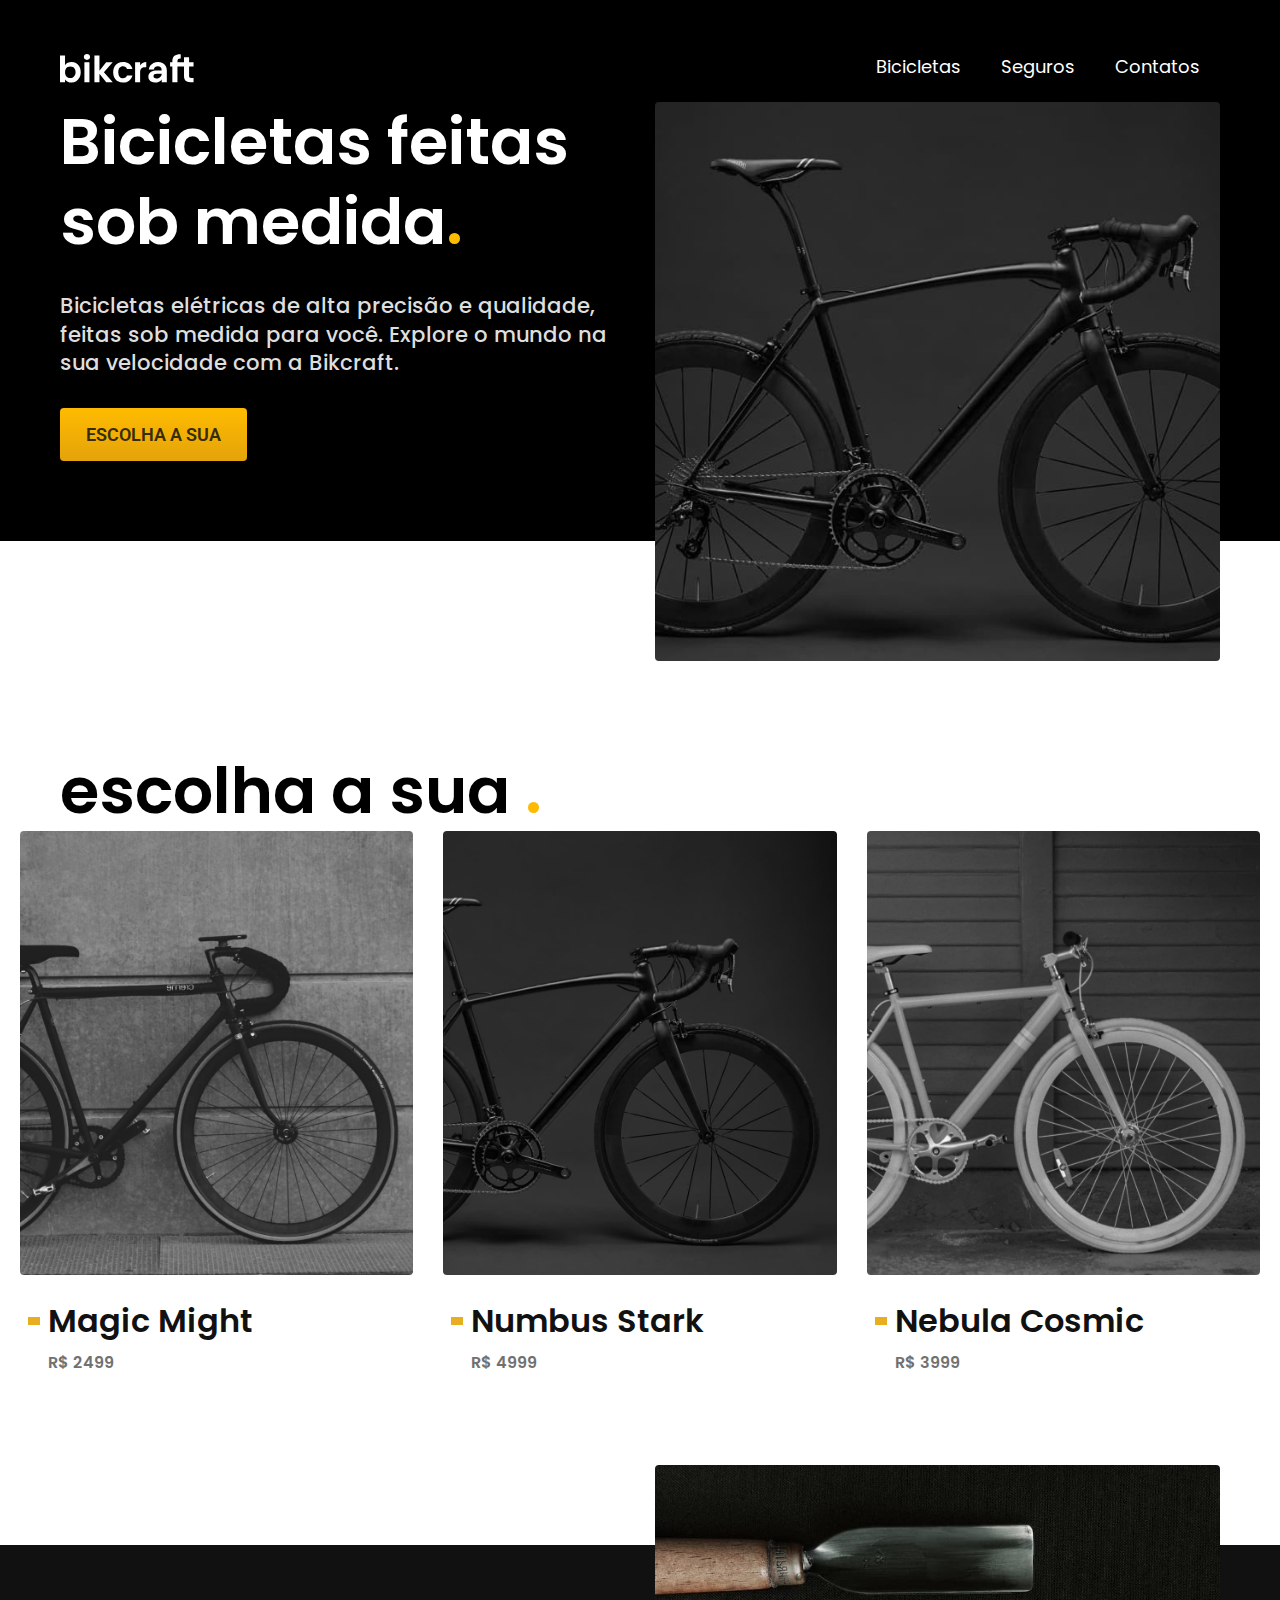
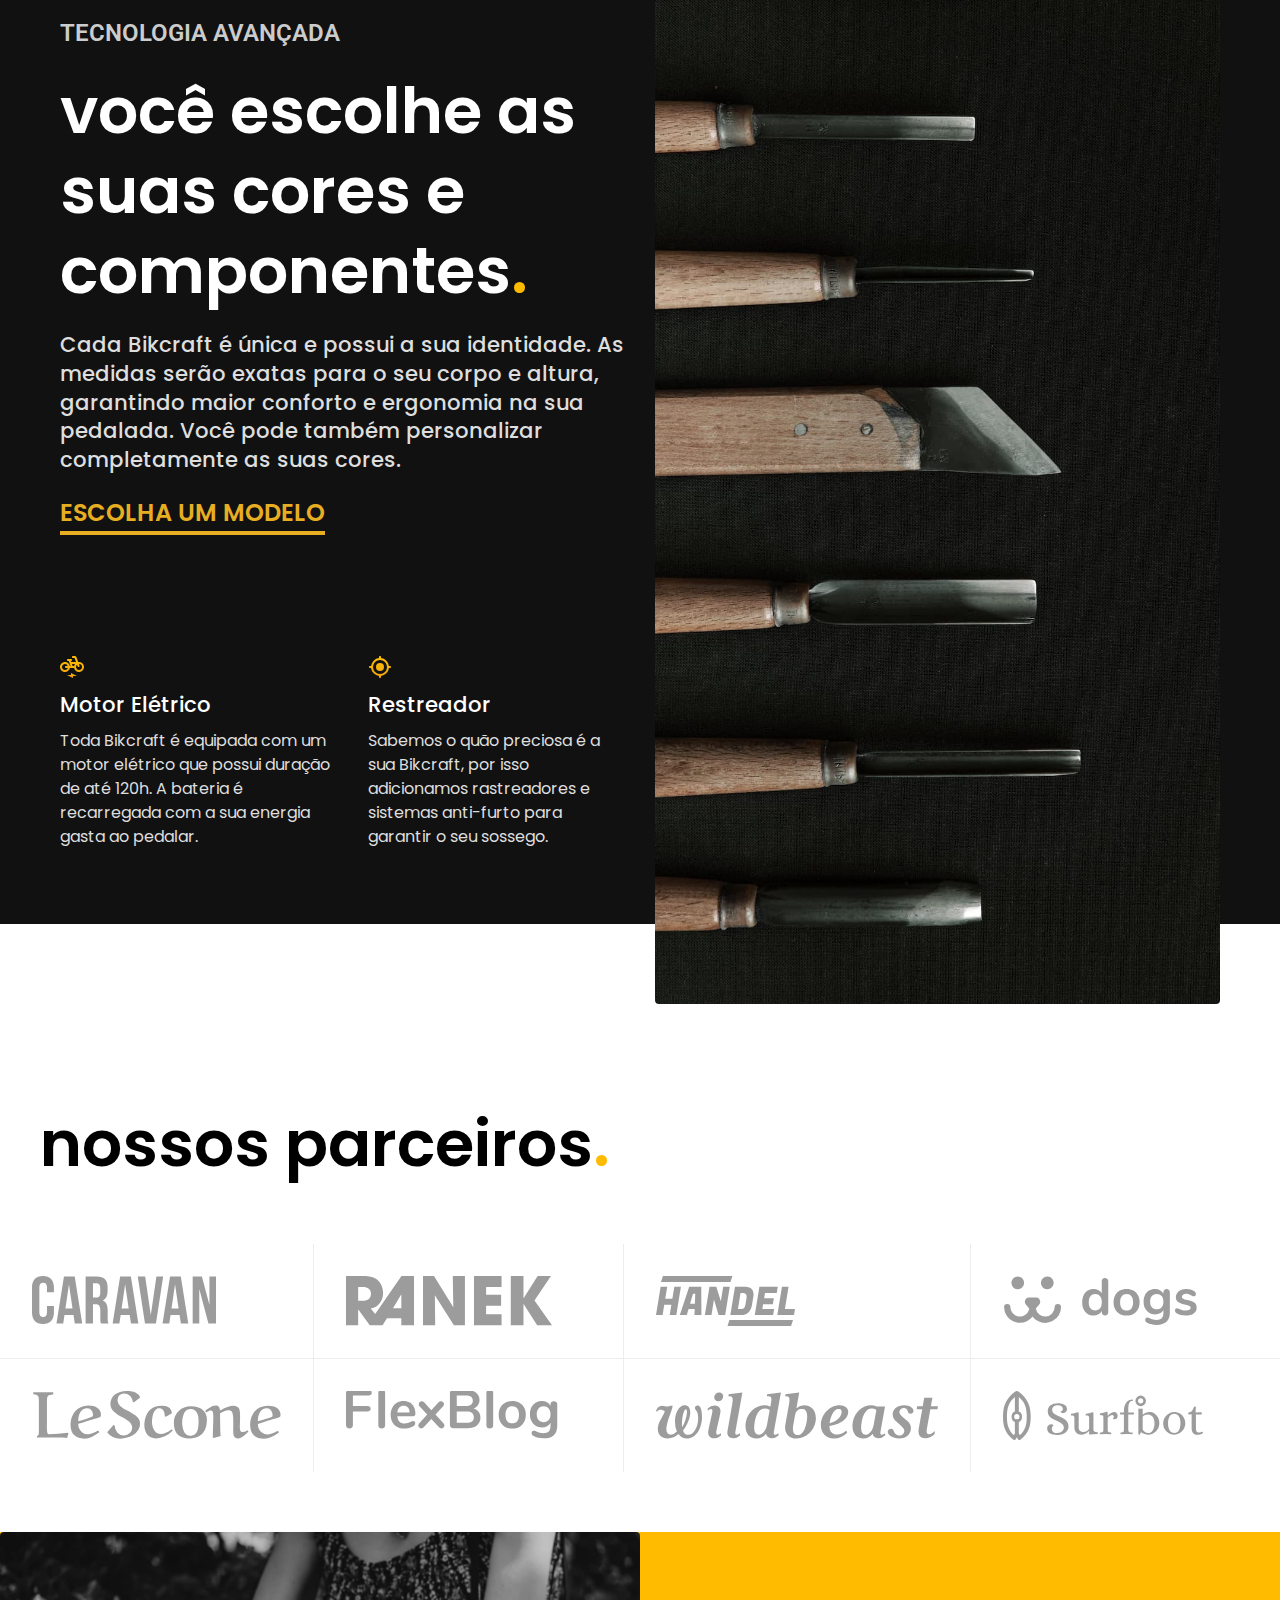
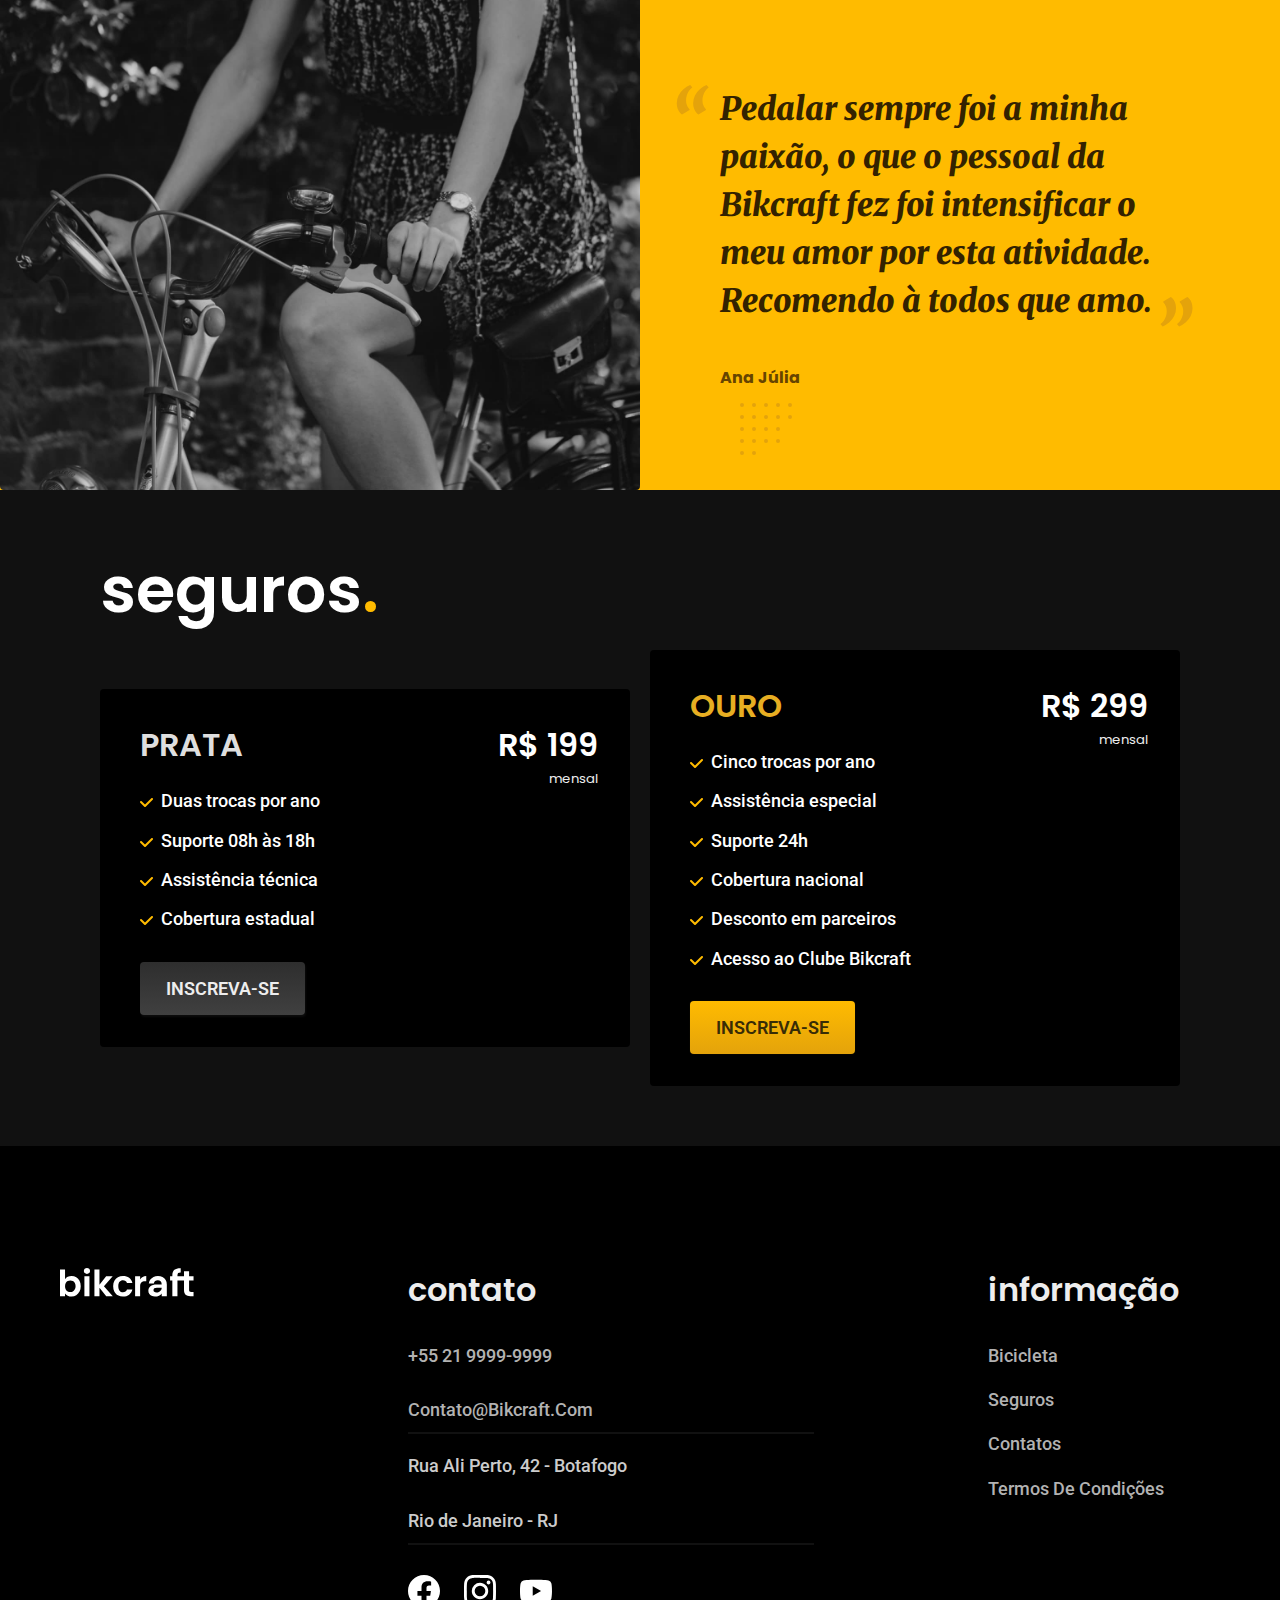
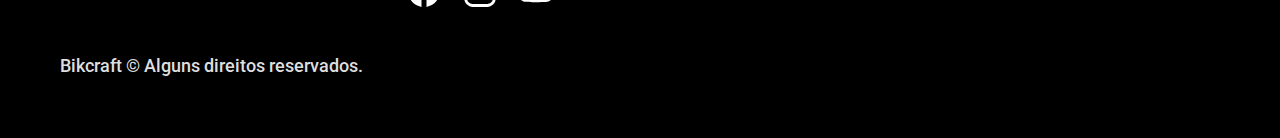
<file: index.html>
<!DOCTYPE html>
<html lang="pt-br">

<head>
  <meta charset="UTF-8">
  <meta http-equiv="X-UA-Compatible" content="IE=edge">
  <meta name="viewport" content="width=device-width, initial-scale=1.0">
  <link rel="stylesheet" href="./css/styles.css">
  <link rel="preconnect" href="https://fonts.googleapis.com">
  <link rel="preconnect" href="https://fonts.gstatic.com" crossorigin>
  <link href="https://fonts.googleapis.com/css2?family=Merriweather:wght@300;400;700;900&family=Poppins:wght@300;400;500;600;800&family=Roboto:wght@300;500;700;900&display=swap" rel="stylesheet">
  <link rel="shortcut icon" href="./img/icones/favicon.svg" type="image/image/svg+xml">
  <meta name="description" content="Bicicletas elétricas de alta precisão e qualidade, feitas sob medida para você. Explore o mundo na sua velocidade com a Bikcraft.">
  <title>Bikcraft</title>
</head>

<body>
  <header class="header-bg">
    <div class="header container">
      <a href="./index.html"><img src="img/bikcraft.svg" alt="Marca"></a>
      <nav class="header-menu">
        <ul>
          <li><a href="./bicicletas.html">Bicicletas</a></li>
          <li><a href="./seguros.html">seguros</a></li>
          <li><a href="./contatos.html">contatos</a></li>
        </ul>
      </nav>
    </div>
  </header>
  <article class="introducao cp1" aria-labelledby="sobre-bick">
    <div class="introducao-conteudo container">
      <h1 id="sobre-bick" class=" titulo-b-g">Bicicletas feitas sob medida<span class="span">.</span></h1>
      <p class=" texto-m-2 cb4 introducao-texto ">Bicicletas elétricas de alta precisão e qualidade, feitas sob medida para você. Explore o mundo na sua velocidade com a Bikcraft.</p>
      <a class=" botao" href="./bicicletas.html">escolha a sua</a>
      <div class="introducao-img">
        <img src="./img/bicicletas/nimbus.jpg" alt="Bicicleta Perta">
      </div>
  </article>
  <article class="bicicletas ">
    <h2 class="titulo-p-g">escolha a sua <span class="span">.</span></h2>
    <div class="bicicletas-lista">
      <ul>
        <li>
          <a href="">
            <img src="./img/bicicletas/magic-home.jpg" alt="Bicicleta Perta">
            <h3 class="texto-g cp2">Magic Might</h3>
            <span class="texto-p-2 cb6">R$ 2499</span>
          </a>
        </li>
        <li>
          <a href="./nimbus.html">
            <img src="./img/bicicletas/nimbus-home.jpg" alt="Bicicleta Perta">
            <h3 class="texto-g cp2">Numbus Stark</h3>
            <span class="texto-p-2 cb6">R$ 4999</span>
          </a>
        </li>
        <li>
          <a href="">
            <img src="./img/bicicletas/nebula-home.jpg" alt="Bicicleta Branca">
            <h3 class="texto-g cp2">Nebula Cosmic</h3>
            <span class="texto-p-2 cb6">R$ 3999</span>
          </a>
        </li>
      </ul>
    </div>
  </article>
  <article class="tecnologia-bg" aria-labelledby="tecnologia">
    <section class="tecnologia container">
      <div class="tecnologia-conteudo">
        <span id="tecnologia" class="subtitulo-m cb5">TECNOLOGIA AVANÇADA</span>
        <h2 class="titulo-b-g"> você escolhe as suas cores e componentes<span class="span">.</span></h2>
        <p class="cb4 texto-m-2">Cada Bikcraft é única e possui a sua identidade. As medidas serão exatas para o seu corpo e altura, garantindo maior conforto e ergonomia na sua pedalada. Você pode também personalizar completamente as suas cores.</p>
        <a class="link" href="./bicicletas.html">escolha um modelo</a>
        <div class="tecnologia-vantagens">
          <div>
            <img src="img/icones/eletrica.svg" alt="">
            <h3 class="texto-m-2 cb1">motor elétrico</h3>
            <p class="texto-p-2 cb4">Toda Bikcraft é equipada com um motor elétrico que possui duração de até 120h. A bateria é recarregada com a sua energia gasta ao pedalar.</p>
          </div>
          <div>
            <img src="img/icones/rastreador.svg" alt="">
            <h3 class="texto-m-2 cb1">restreador</h3>
            <p class="texto-p-2 cb4">Sabemos o quão preciosa é a sua Bikcraft, por isso adicionamos rastreadores e sistemas anti-furto para garantir o seu sossego.</p>
          </div>
        </div>
      </div>
      <div class="tecnologia-img">
        <img src="./img/fotos/tecnologia.jpg" alt="">
      </div>
    </section>
  </article>
  <section class="parceiros-bg">
    <div class="parceiros-conteudo">
      <h2 class="titulo-p-g">nossos parceiros<span class="span">.</span></h2>
      <div class="parceiros-lista">
        <ul>
          <li><img src="./img/parceiros/caravan.svg" alt=""></li>
          <li><img src="./img/parceiros/ranek.svg" alt=""></li>
          <li><img src="./img/parceiros/handel.svg" alt=""></li>
          <li><img src="./img/parceiros/dogs.svg" alt=""></li>
          <li><img src="./img/parceiros/lescone.svg" alt=""></li>
          <li><img src="./img/parceiros/flexblog.svg" alt=""></li>
          <li><img src="./img/parceiros/wildbeast.svg" alt=""></li>
          <li><img src="./img/parceiros/surfbot.svg" alt=""></li>
        </ul>
      </div>
    </div>
  </section>
  <article class="depoimento ">
    <div class="depoimento-conteudo">
      <img class="depoimento-img" src="./img/fotos/depoimento.jpg" alt="Uma pessoa pedalando uma bicicleta da Bikcraft" width="1560" height="1360">
      <div class="depoimento-texto">
        <blockquote>
          <p class="texto-g ">Pedalar sempre foi a minha paixão, o que o pessoal da Bikcraft fez foi intensificar o meu amor por esta atividade. Recomendo à todos que amo.</p>
          <span>Ana Júlia</span>
        </blockquote>
      </div>
    </div>
  </article>
  <article class="seguro-bg">
    <section class="seguro-conteudo container ">
      <h2 class="titulo-b-g">seguros<span class="span">.</span></h2>
      <div class="seguro-itens ">
        <h3 class="texto-g cb4 ">prata</h3>
        <div>
          <p class="texto-g cb1">R$ 199</p>
          <span class="texto-p-1 cb3 ">mensal</span>
        </div>
        <ul class="texto-m-1 cb1 ">
          <li><img src="./img/icones/lista.svg" alt="">Duas trocas por ano</li>
          <li><img src="./img/icones/lista.svg" alt="">Suporte 08h às 18h</li>
          <li><img src="./img/icones/lista.svg" alt="">Assistência técnica</li>
          <li><img src="./img/icones/lista.svg" alt="">Cobertura estadual</li>
        </ul>
        <a class="botao secundario" href="#">INSCREVA-SE</a>
      </div>
      <div class="seguro-itens">
        <h3 class="texto-g cor-p1">ouro</h3>
        <div>
          <p class="texto-g  cb1">R$ 299</p>
          <span class="texto-p-1 cb3">mensal</span>
        </div>
        <ul class="texto-m-1 cb1">
          <li><img src="./img/icones/lista.svg" alt="">Cinco trocas por ano</li>
          <li><img src="./img/icones/lista.svg" alt="">Assistência especial</li>
          <li><img src="./img/icones/lista.svg" alt="">Suporte 24h</li>
          <li><img src="./img/icones/lista.svg" alt="">Cobertura nacional</li>
          <li><img src="./img/icones/lista.svg" alt="">Desconto em parceiros</li>
          <li><img src="./img/icones/lista.svg" alt="">Acesso ao Clube Bikcraft</li>
        </ul>
        <a class="botao" href="#">INSCREVA-SE</a>
      </div>
    </section>
  </article>
  <footer class="rodape-bg">
    <article class="rodape-conteudo container">
      <img class="footer-img" src="./img/bikcraft.svg" alt="Marca">
      <div class="rodape-contato">
        <div>
          <h3 class="texto-g cb3">contato</h3>
          <ul class="texto-m-1 cb5">
            <li><a href="tel:+55219999-9999">+55 21 9999-9999</a></li>
            <li><a href="mailto:contato@bikcraft.com">contato@bikcraft.com</a></li>
            <li>Rua Ali Perto, 42 - Botafogo</li>
            <li>Rio de Janeiro - RJ</li>
          </ul>
        </div>
        <div class="rodape-rede-social">
          <a href=""> <img src="./img/redes/facebook.svg" alt="Facebook"></a>
          <a href=""> <img src="./img/redes/instagram.svg" alt="Instagram"></a>
          <a href=""> <img src="./img/redes/youtube.svg" alt="YouTube"></a>
        </div>
      </div>
      <div class="rodape-informacao">
        <h3 class="texto-g cb3">informação</h3>
        <nav>
          <ul class="texto-m-1 ">
            <li><a href="./bicicletas.html">bicicleta</a></li>
            <li><a href="./seguros.html">seguros</a></li>
            <li><a href="./contatos.html">contatos</a></li>
            <li><a href="./termos.html">termos de condições</a></li>
          </ul>
        </nav>
      </div>
      <p class="footer-copy texto-m-1 cb4 ">Bikcraft © Alguns direitos reservados.</p>
    </article>
  </footer>
</body>

</html>
</file>
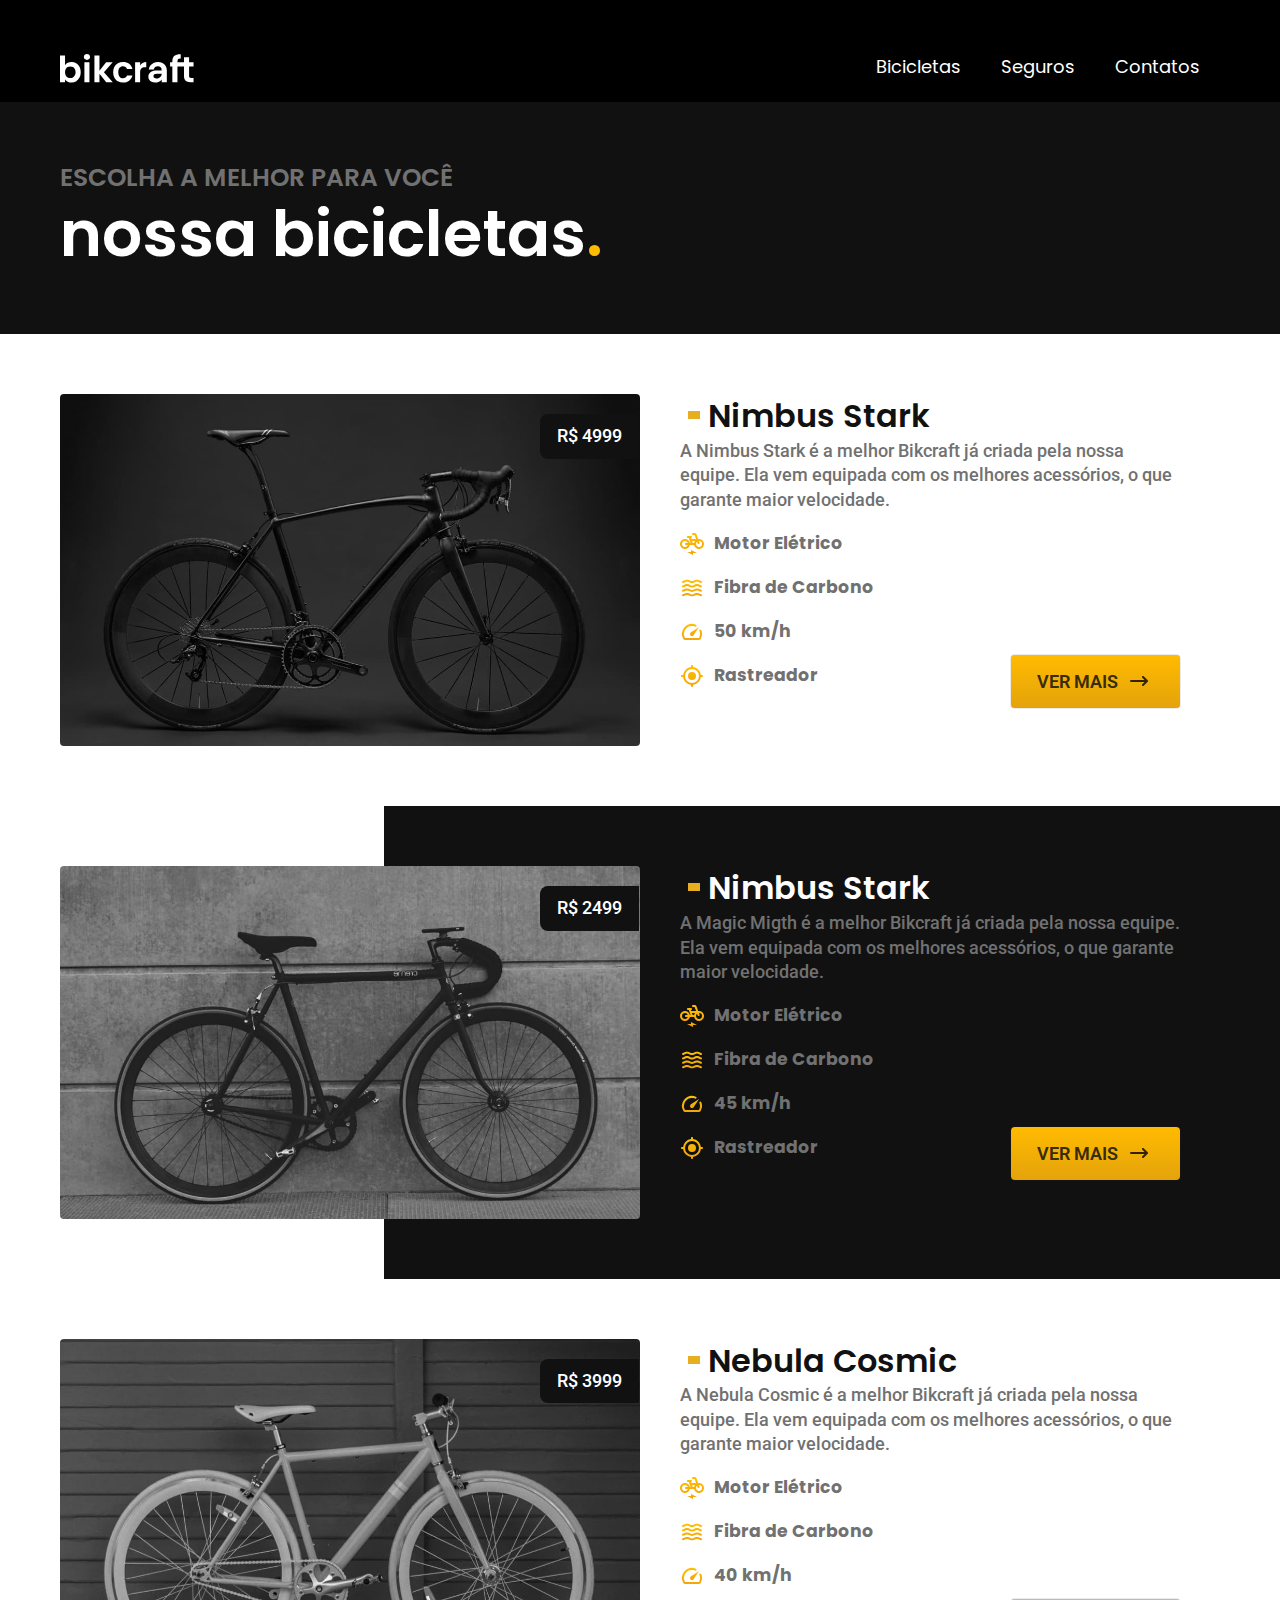
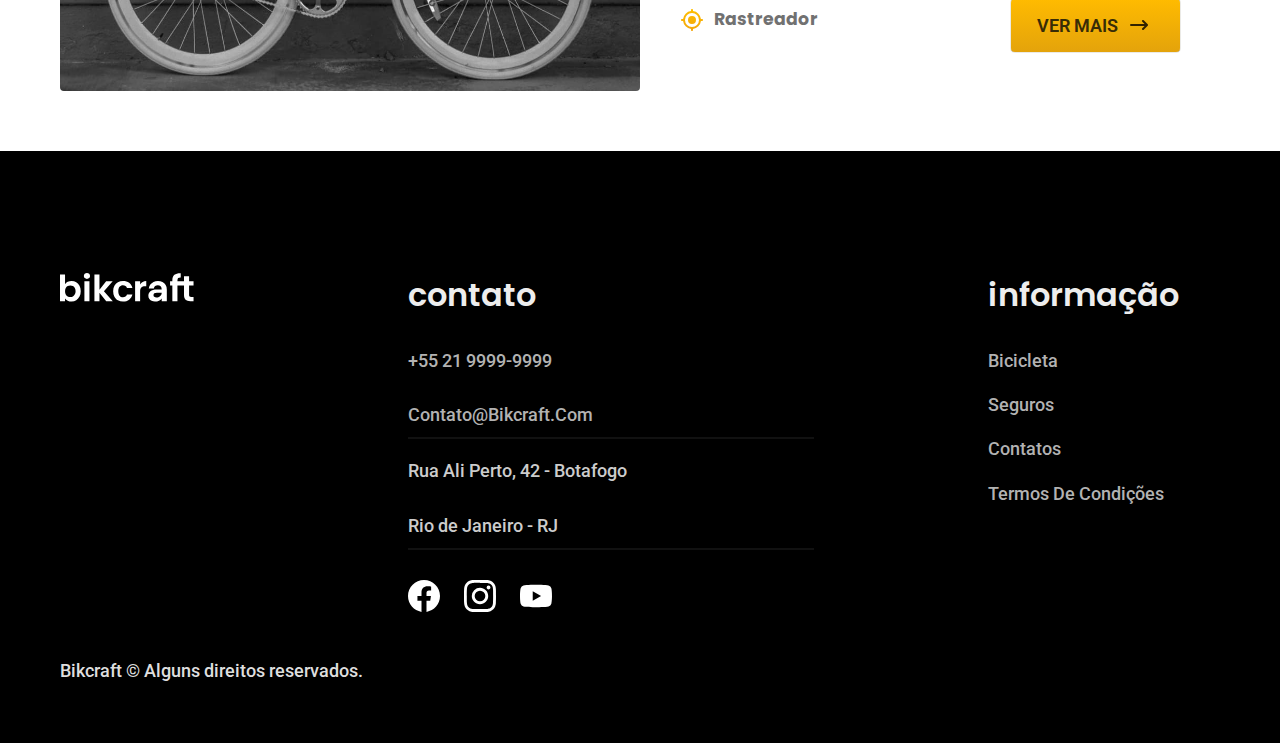
<file: bicicletas.html>
<!DOCTYPE html>
<html lang="pt-br">

<head>
  <meta charset="UTF-8">
  <meta http-equiv="X-UA-Compatible" content="IE=edge">
  <meta name="viewport" content="width=device-width, initial-scale=1.0">
  <link rel="stylesheet" href="./css/styles.css">
  <link rel="preconnect" href="https://fonts.googleapis.com">
  <link rel="preconnect" href="https://fonts.gstatic.com" crossorigin>
  <link href="https://fonts.googleapis.com/css2?family=Merriweather:wght@300;400;700;900&family=Poppins:wght@300;400;500;600;800&family=Roboto:wght@300;500;700;900&display=swap" rel="stylesheet">
  <link rel="shortcut icon" href="./img/icones/favicon.svg" type="image/image/svg+xml">
  <meta name="description" content="Nossa bicicletas Bikcraft">
  <title>Bicicletas Bikcraft</title>
</head>

<body id="bicicletas">
  <header class="header-bg">
    <div class="header container">
      <a href="./index.html"><img src="img/bikcraft.svg" alt="Marca"></a>
      <nav class="header-menu">
        <ul>
          <li><a href="./bicicletas.html">Bicicletas</a></li>
          <li><a href="./seguros.html">seguros</a></li>
          <li><a href="./contatos.html">contatos</a></li>
        </ul>
      </nav>
    </div>
  </header>
  <main class="titulo cp2-bg">
    <section class="titulo-conteudo container">
      <span class="cb6 texto-g-2">escolha a melhor para você</span>
      <h1 class="titulo-b-g">nossa bicicletas<span class="span">.</span></h1>
    </section>
  </main>
  <article class="bicicletas-bg">
    <div class="bicicletas-intro container">
      <div class="bicicletas-img">
        <img src="./img/bicicletas/nimbus.jpg" alt="bicicleta Perta Bikcraft">
        <span class="texto-m-1">R$ 4999</span>
      </div>
      <div class="bicicletas-conteudo ">
        <h2 class="subtitulo-g  cp2">Nimbus Stark</h2>
        <p class="texto-m-1 cb6">A Nimbus Stark é a melhor Bikcraft já criada pela nossa equipe. Ela vem equipada com os melhores acessórios, o que garante maior velocidade.</p>
        <ul class="subtitulo-p cb6">
          <li><img src="./img/icones/eletrica.svg" alt="">
            <h3>Motor Elétrico</h3>
          </li>
          <li><img src="./img/icones/carbono.svg" alt="">
            <h3>Fibra de Carbono</h3>
          </li>
          <li><img src="./img/icones/velocidade.svg" alt="">
            <h3>50 km/h</h3>
          </li>
          <li><img src="./img/icones/rastreador.svg" alt="">
            <h3>Rastreador</h3>
          </li>
        </ul>
        <a class="botao seta" href="./nimbus.html">VER MAIS</a>
      </div>
    </div>
  </article>
  <article class="bicicletas-bg ">
    <div class="bicicletas-intro container">
      <div class="bicicletas-img">
        <img src="./img/bicicletas/magic.jpg" alt="bicicleta Perta Bikcraft">
        <span class="texto-m-1 ">R$ 2499</span>
      </div>
      <div class="bicicletas-conteudo ">
        <h2 class="subtitulo-g  cb1">Nimbus Stark</h2>
        <p class="texto-m-1 cb6">A Magic Migth é a melhor Bikcraft já criada pela nossa equipe. Ela vem equipada com os melhores acessórios, o que garante maior velocidade.</p>
        <ul class="subtitulo-p cb6">
          <li><img src="./img/icones/eletrica.svg" alt="">
            <h3>Motor Elétrico</h3>
          </li>
          <li><img src="./img/icones/carbono.svg" alt="">
            <h3>Fibra de Carbono</h3>
          </li>
          <li><img src="./img/icones/velocidade.svg" alt="">
            <h3>45 km/h</h3>
          </li>
          <li><img src="./img/icones/rastreador.svg" alt="">
            <h3>Rastreador</h3>
          </li>
        </ul>
        <a class="botao seta" href="">VER MAIS</a>
      </div>
    </div>
  </article>
  <article class="bicicletas-bg ">
    <div class="bicicletas-intro container">
      <div class="bicicletas-img">
        <img src="./img/bicicletas/nebula.jpg" alt="bicicleta Branca Bikcraft">
        <span class="texto-m-1">R$ 3999</span>
      </div>
      <div class="bicicletas-conteudo ">
        <h2 class="subtitulo-g  cp2">Nebula Cosmic</h2>
        <p class="texto-m-1 cb6">A Nebula Cosmic é a melhor Bikcraft já criada pela nossa equipe. Ela vem equipada com os melhores acessórios, o que garante maior velocidade.</p>
        <ul class="subtitulo-p cb6">
          <li><img src="./img/icones/eletrica.svg" alt="">
            <h3>Motor Elétrico</h3>
          </li>
          <li><img src="./img/icones/carbono.svg" alt="">
            <h3>Fibra de Carbono</h3>
          </li>
          <li><img src="./img/icones/velocidade.svg" alt="">
            <h3> 40 km/h</h3>
          </li>
          <li><img src="./img/icones/rastreador.svg" alt="">
            <h3>Rastreador</h3>
          </li>
        </ul>
        <a class="botao seta" href="">VER MAIS</a>
      </div>
    </div>
  </article>
  <footer class="rodape-bg">
    <article class="rodape-conteudo container">
      <img class="footer-img" src="./img/bikcraft.svg" alt="Marca">
      <div class="rodape-contato">
        <div>
          <h3 class="texto-g cb3">contato</h3>
          <ul class="texto-m-1 cb5">
            <li><a href="tel:+55219999-9999">+55 21 9999-9999</a></li>
            <li><a href="mailto:contato@bikcraft.com">contato@bikcraft.com</a></li>
            <li>Rua Ali Perto, 42 - Botafogo</li>
            <li>Rio de Janeiro - RJ</li>
          </ul>
        </div>
        <div class="rodape-rede-social">
          <a href=""> <img src="./img/redes/facebook.svg" alt="Facebook"></a>
          <a href=""> <img src="./img/redes/instagram.svg" alt="Instagram"></a>
          <a href=""> <img src="./img/redes/youtube.svg" alt="YouTube"></a>
        </div>
      </div>
      <div class="rodape-informacao">
        <h3 class="texto-g cb3">informação</h3>
        <nav>
          <ul class="texto-m-1 ">
            <li><a href="./bicicletas.html">bicicleta</a></li>
            <li><a href="./seguros.html">seguros</a></li>
            <li><a href="./contatos.html">contatos</a></li>
            <li><a href="./termos.html">termos de condições</a></li>
          </ul>
        </nav>
      </div>
      <p class="footer-copy texto-m-1 cb4 ">Bikcraft © Alguns direitos reservados.</p>
    </article>
  </footer>
</body>

</html>
</file>
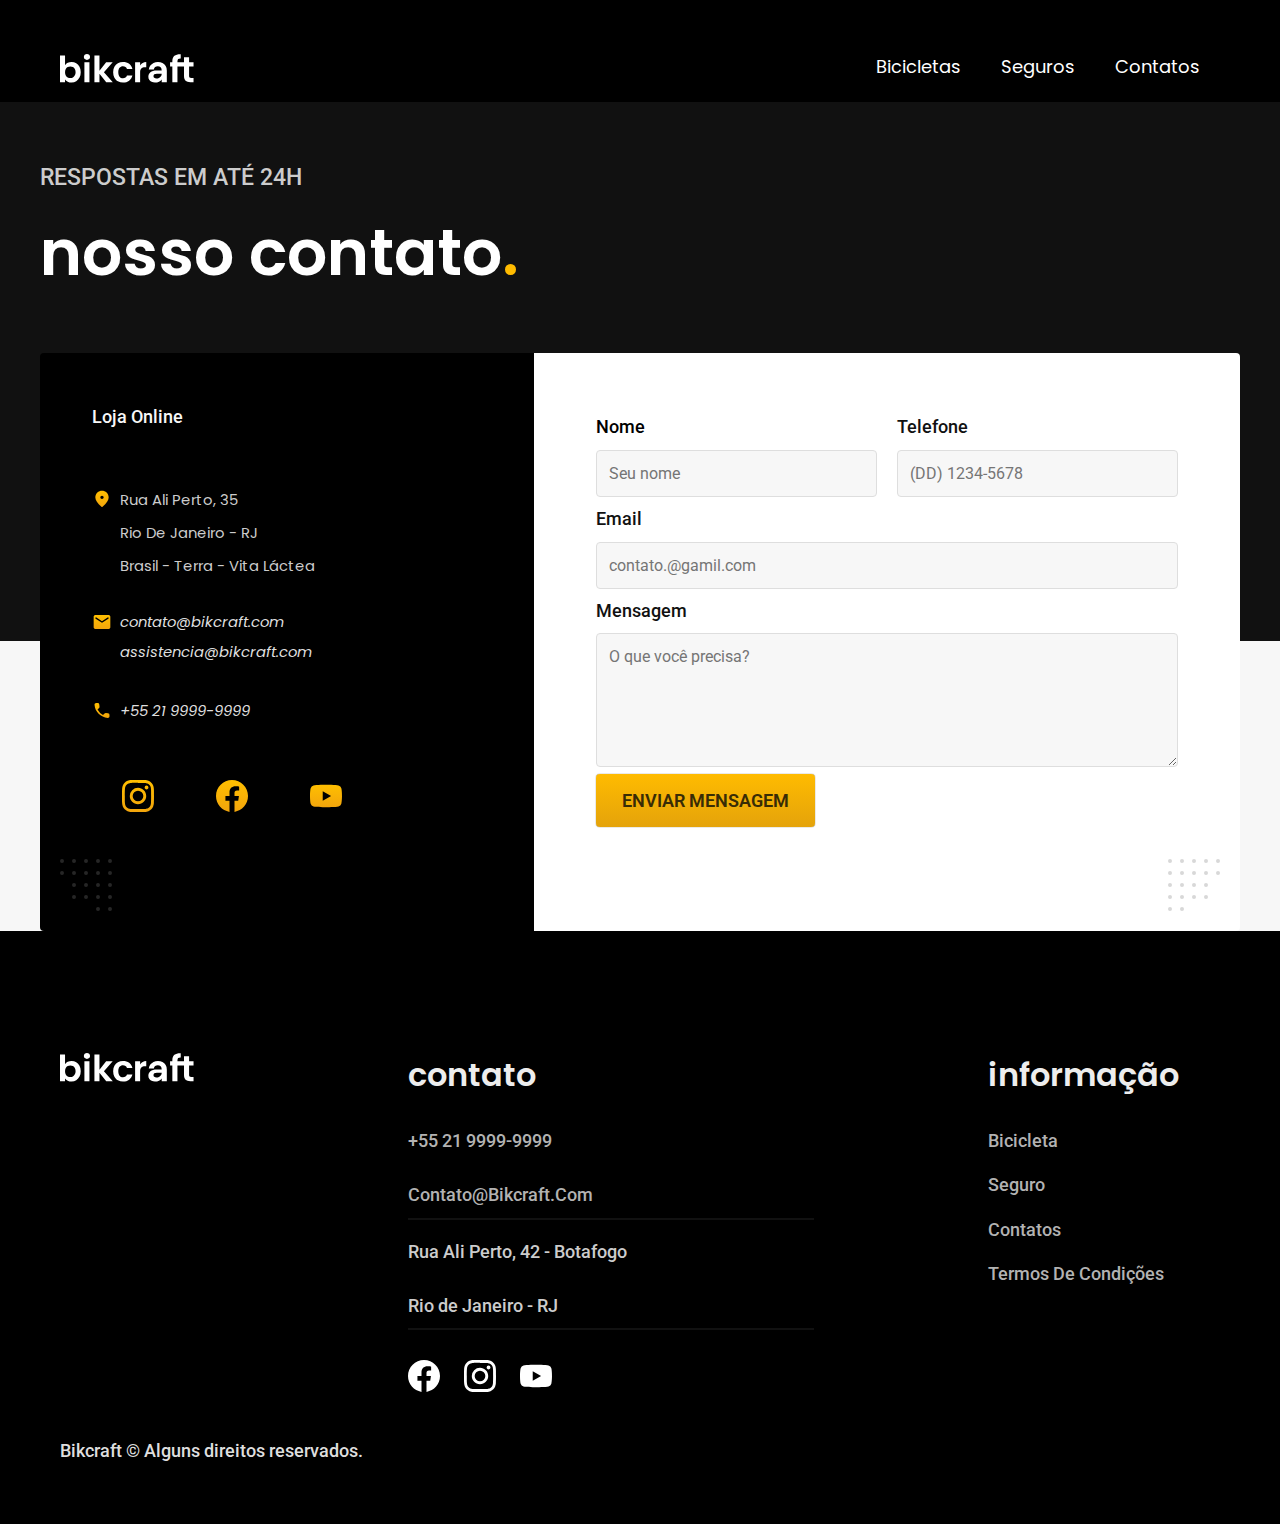
<file: contatos.html>
<!DOCTYPE html>
<html lang="pt-br">

<head>
  <meta charset="UTF-8">
  <meta http-equiv="X-UA-Compatible" content="IE=edge">
  <meta name="viewport" content="width=device-width, initial-scale=1.0">
  <link rel="stylesheet" href="./css/styles.css">
  <link rel="preconnect" href="https://fonts.googleapis.com">
  <link rel="preconnect" href="https://fonts.gstatic.com" crossorigin>
  <link href="https://fonts.googleapis.com/css2?family=Merriweather:wght@300;400;700;900&family=Poppins:wght@300;400;500;600;800&family=Roboto:wght@300;400;500;700;900&display=swap" rel="stylesheet">
  <link rel="shortcut icon" href="./img/icones/favicon.svg" type="image/image/svg+xml">
  <meta name="description" content="Aceitamos cartões de crédito com as bandeiras: Visa, Mastercard, ELO e American Express. Para pagamentos à vista também aceitarmos PIX e Boleto através do PagSeguro.">
  <title>Contatos Bikcraft</title>
</head>

<body id="contatos">
  <header class="header-bg">
    <div class="header container">
      <a href="./index.html"><img src="img/bikcraft.svg" alt="Marca"></a>
      <nav class="header-menu">
        <ul>
          <li><a href="./bicicletas.html">Bicicletas</a></li>
          <li><a href="./seguros.html">seguros</a></li>
          <li><a href="./contatos.html">contatos</a></li>
        </ul>
      </nav>
    </div>
  </header>
  <main class="contatos-bg cp2">
    <div class="contatos-conteudo container">
      <p class="texto-m-2 cb5">RESPOSTAS EM ATÉ 24H</p>
      <h1 class="titulo-b-g ">nosso contato<span class="span">.</span></h1>
    </div>
    <article class="contatos-formulario container">
      <div class="contatos-loja cp1">
        <h3 class="texto-m-1 cb2">Loja Online</h3>
        <div class="contatos-endereco subtitulo-p cb5">
          <p>Rua Ali Perto, 35</p>
          <p>Rio de Janeiro - RJ</p>
          <p>Brasil - Terra - Vita Láctea</p>
        </div>
        <address class="contatos-email subtitulo-p cb5">
          <a href="mailto:contato@bikcraft.com">contato@bikcraft.com</a>
          <a href="mailto:assistencia@bikcraft.com">assistencia@bikcraft.com</a>
          <a href="tel:+55 21 9999-9999"> +55 21 9999-9999</a>
        </address>
        <div class="contatos-redes ">
          <a href="https://www.instagram.com"><img src="./img/redes/instagram-p.svg" alt="Instagram"></a>
          <a href="https://www.facebook.com/campaign/landing.php?&campaign_id=1661784632&extra_1=s%7Cc%7C320311595882%7Ce%7Cwww%20facebook%20com%7C&placement=&creative=320311595882&keyword=www%20facebook%20com&partner_id=googlesem&extra_2=campaignid%3D1661784632%26adgroupid%3D63686353563%26matchtype%3De%26network%3Dg%26source%3Dnotmobile%26search_or_content%3Ds%26device%3Dc%26devicemodel%3D%26adposition%3D%26target%3D%26targetid%3Dkwd-334540347%26loc_physical_ms%3D9074258%26loc_interest_ms%3D%26feeditemid%3D%26param1%3D%26param2%3D&gclid=CjwKCAjwp6CkBhB_EiwAlQVyxZVfLejKYRPySoHlHlQkPuWY1yfYj4SQfJEatN7T9HGGGKPD-xMw_RoCXj0QAvD_BwE"><img src="./img/redes/facebook-p.svg" alt="Facebook"></a>
          <a href="https://www.youtube.com"><img src="./img/redes/youtube-p.svg" alt="YouTube"></a>
        </div>
      </div>
      <div class="contato-usuario cb1-bg">
        <form class="contatos-form" action="./">
          <div>
            <label for="nome" class="texto-m-1 cp0">Nome</label>
            <input type="text" id="nome" name="nome" placeholder="Seu nome" required class="texto-m-1">
          </div>
          <div>
            <label for="telefone" class="texto-m-1">Telefone</label>
            <input type="number" placeholder="(DD) 1234-5678 " id="telefone" name="telefone" required class="texto-m-1">
          </div>
          <div class="grid-col">
            <label for="email" class="texto-m-1">Email</label>
            <input type="email" placeholder="contato.@gamil.com" id="email" name="email" required class="texto-m-1">
          </div>
          <div class="grid-col ">
            <label class="texto-m-1 " for="mensagem">Mensagem</label>
            <textarea id="mensagem" name="mensagem" placeholder="O que você precisa?" rows="5" class="texto-m-1"></textarea>
          </div>
          <button class="botao grid-col">Enviar mensagem</button>
        </form>
      </div>
    </article>
  </main>
  <footer class="rodape-bg">
    <article class="rodape-conteudo container">
      <img class="footer-img" src="./img/bikcraft.svg" alt="Marca">
      <div class="rodape-contato">
        <div>
          <h3 class="texto-g cb3">contato</h3>
          <ul class="texto-m-1 cb5">
            <li><a href="tel:+55219999-9999">+55 21 9999-9999</a></li>
            <li><a href="mailto:contato@bikcraft.com">contato@bikcraft.com</a></li>
            <li>Rua Ali Perto, 42 - Botafogo</li>
            <li>Rio de Janeiro - RJ</li>
          </ul>
        </div>
        <div class="rodape-rede-social">
          <a href=""> <img src="./img/redes/facebook.svg" alt="Facebook"></a>
          <a href=""> <img src="./img/redes/instagram.svg" alt="Instagram"></a>
          <a href=""> <img src="./img/redes/youtube.svg" alt="YouTube"></a>
        </div>
      </div>
      <div class="rodape-informacao">
        <h3 class="texto-g cb3">informação</h3>
        <nav>
          <ul class="texto-m-1 ">
            <li><a href="./bicicletas.html">bicicleta</a></li>
            <li><a href="./seguros.html">seguro</a></li>
            <li><a href="./contatos.html">contatos</a></li>
            <li><a href="./termos.html">termos de condições</a></li>
          </ul>
        </nav>
      </div>
      <p class="footer-copy texto-m-1 cb4 ">Bikcraft © Alguns direitos reservados.</p>
    </article>
  </footer>
</body>

</html>
</file>
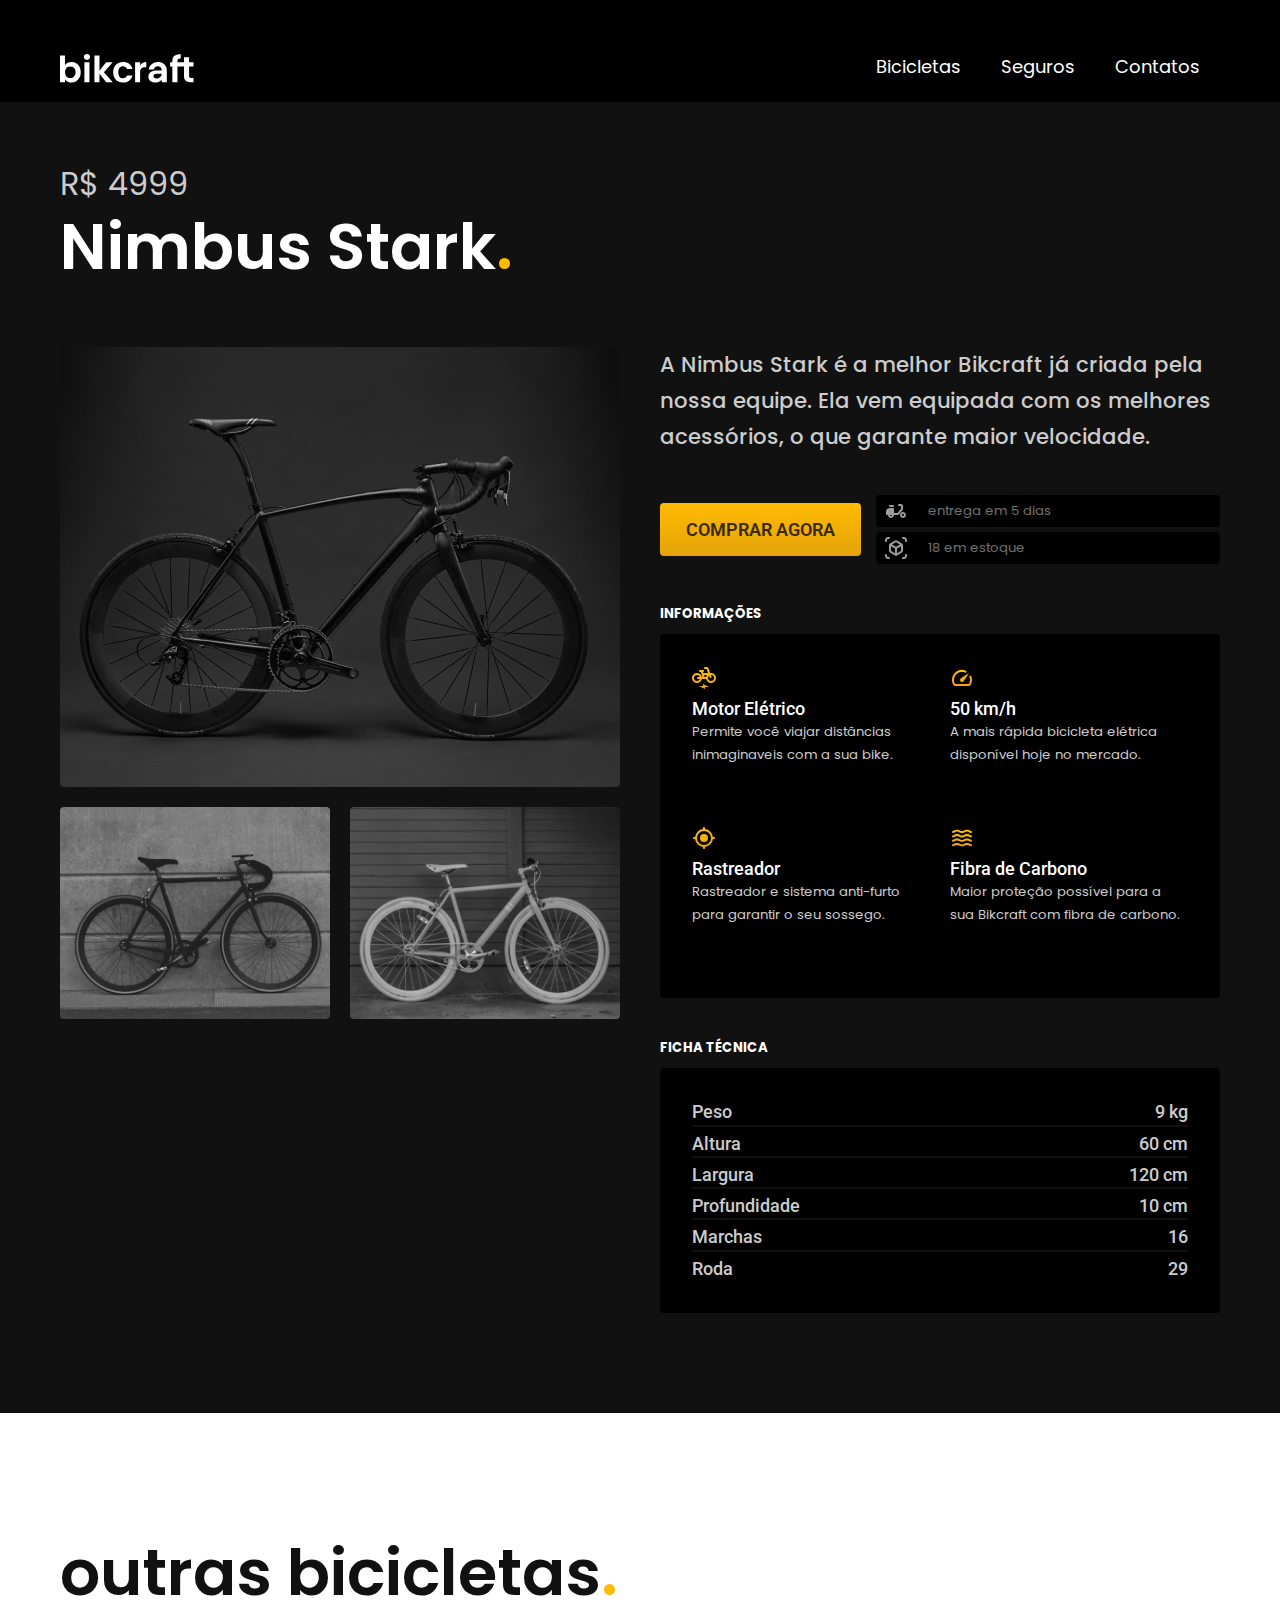
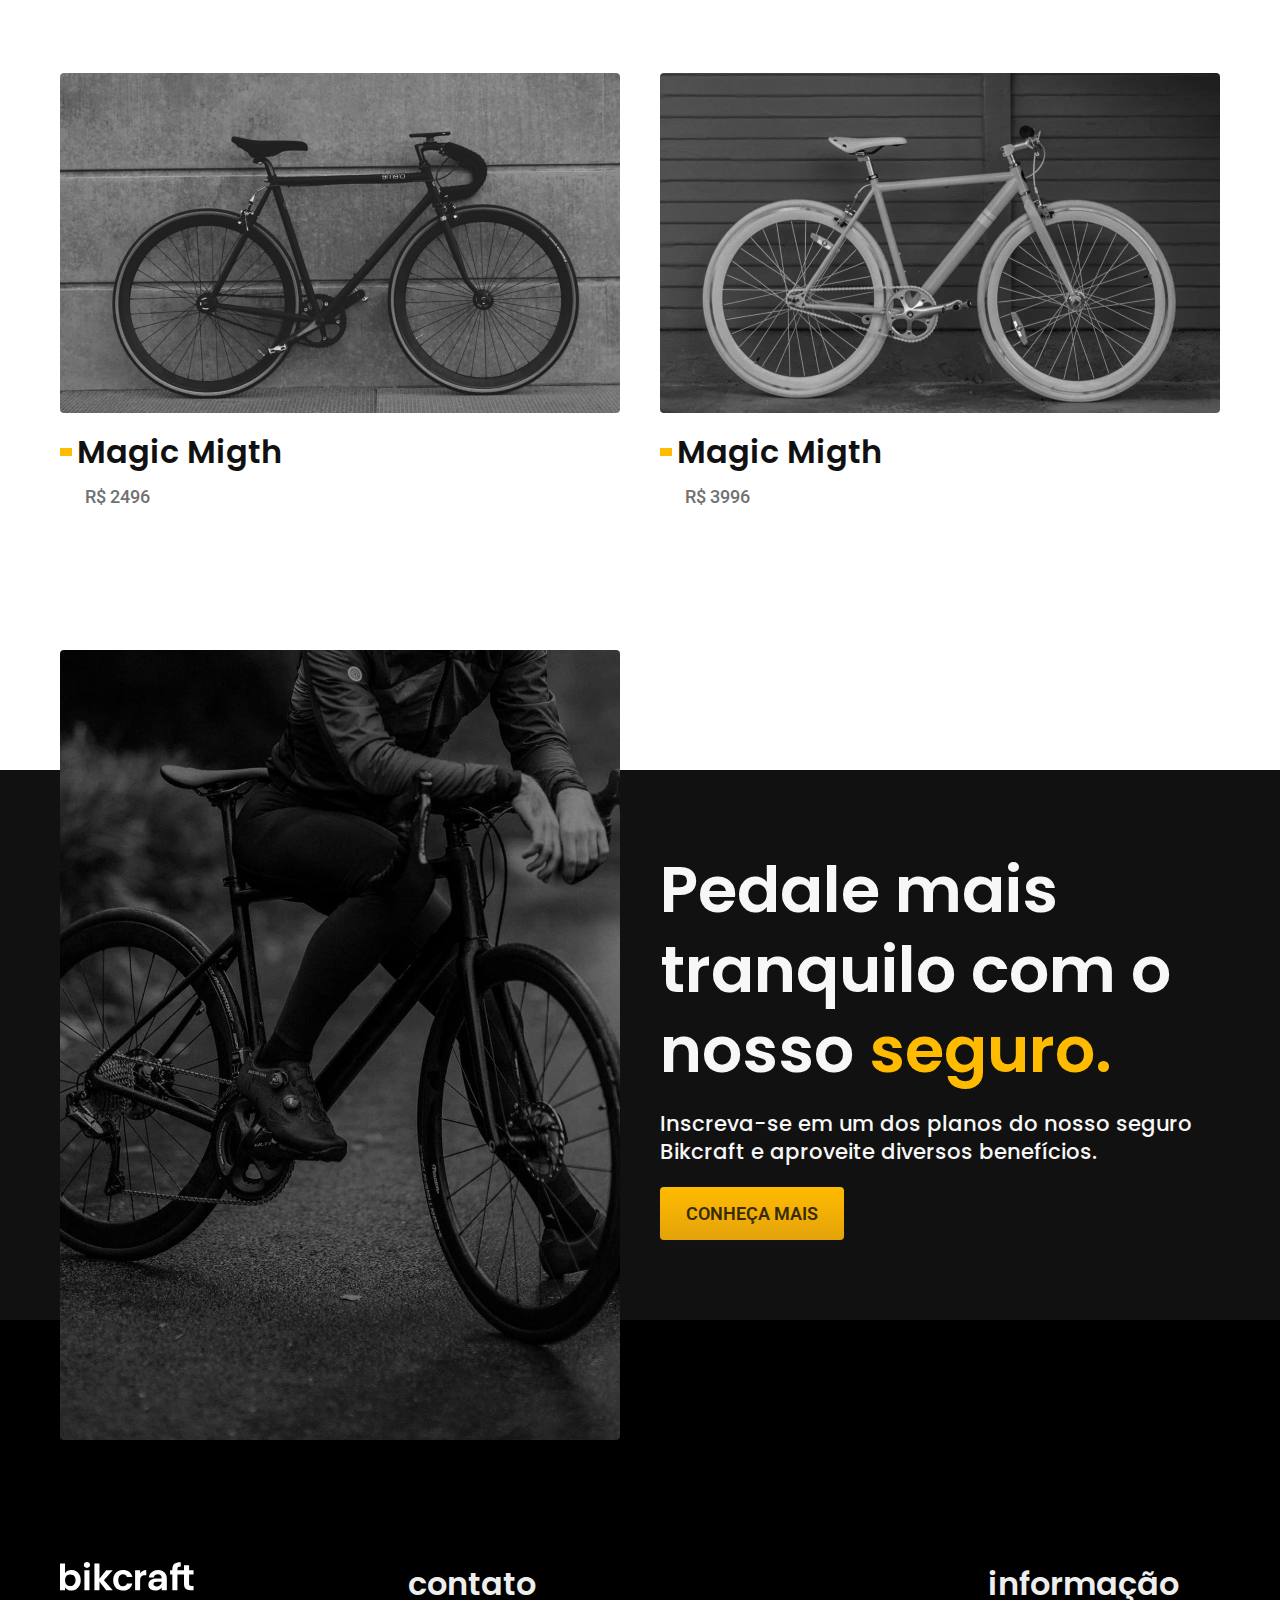
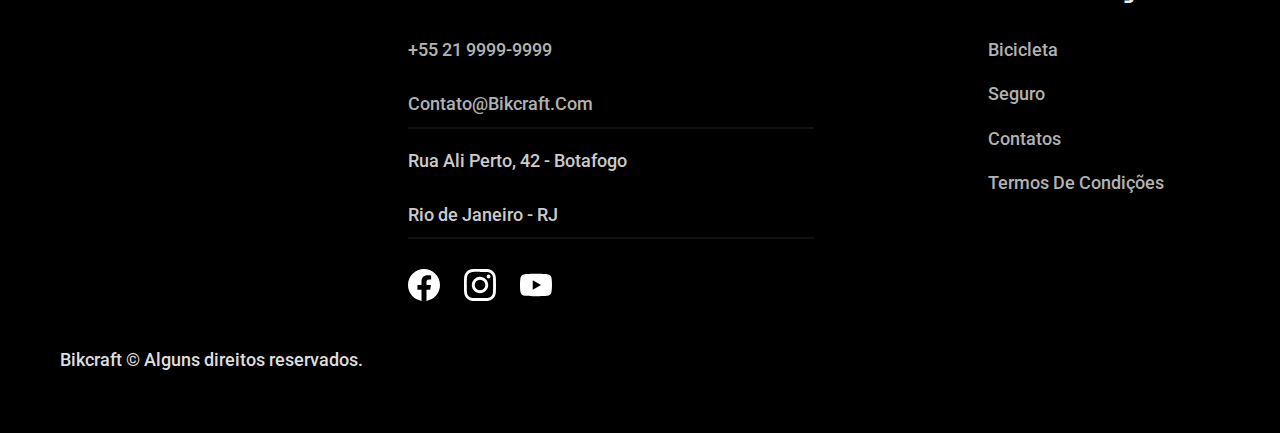
<file: nimbus.html>
<!DOCTYPE html>
<html lang="pt-br">

<head>
  <meta charset="UTF-8">
  <meta http-equiv="X-UA-Compatible" content="IE=edge">
  <meta name="viewport" content="width=device-width, initial-scale=1.0">
  <link rel="stylesheet" href="./css/styles.css">
  <link rel="preconnect" href="https://fonts.googleapis.com">
  <link rel="preconnect" href="https://fonts.gstatic.com" crossorigin>
  <link href="https://fonts.googleapis.com/css2?family=Merriweather:wght@300;400;700;900&family=Poppins:wght@300;400;500;600;800&family=Roboto:wght@300;500;700;900&display=swap" rel="stylesheet">
  <link rel="shortcut icon" href="./img/icones/favicon.svg" type="image/image/svg+xml">
  <meta name="description" content="Bicicletas elétricas de alta precisão e qualidade, feitas sob medida para você. Explore o mundo na sua velocidade com a Bikcraft.">
  <title>Nimbus Stark Bikcraft</title>
</head>

<body id="nimbus">
  <header class="header-bg">
    <div class="header container">
      <a href="./index.html"><img src="img/bikcraft.svg" alt="Marca"></a>
      <nav class="header-menu">
        <ul>
          <li><a href="./bicicletas.html">Bicicletas</a></li>
          <li><a href="./seguros.html">seguros</a></li>
          <li><a href="./contatos.html">contatos</a></li>
        </ul>
      </nav>
    </div>
  </header>
  <article class="nimbus-bg cp2-bg ">
    <div class="nimbus-container container">
      <span class="subtitulo-g cb5 "> R$ 4999</span>
      <h1 class="titulo-b-g">Nimbus Stark<span class="span">.</span></h1>
      <article class="nimbus-conteudo">
        <div class="nimbus-img">
          <img src="./img/bicicleta/nimbus1.jpg" alt="">
          <img src="./img/bicicleta/nimbus2.jpg" alt="">
          <img src="./img/bicicleta/nimbus3.jpg" alt="">
        </div>
        <section class="nimbus-bik">
          <p class="texto-m-2 cb5">A Nimbus Stark é a melhor Bikcraft já criada pela nossa equipe. Ela vem equipada com os melhores acessórios, o que garante maior velocidade.</p>
          <div class="compra">
            <a class="botao" href="#">comprar agora</a>
            <span class="texto-p-1 cb6"><img src="./img/icones/entrega.svg" alt="">entrega em 5 dias</span>
            <span class="texto-p-1 cb6"><img src="./img/icones/estoque.svg" alt="">18 em estoque</span>
          </div>
          <h2 class="texto-p-1 cb1">INFORMAÇÕES</h2>
          <ul class="nimbus-informacao">
            <li>
              <img src="./img/icones/eletrica.svg" alt="">
              <h3 class="texto-m-1 cb1">Motor Elétrico</h3>
              <p class="texto-p-1 cb5">Permite você viajar distâncias inimaginaveis com a sua bike.</p>
            </li>
            <li>
              <img src="./img/icones/velocidade.svg" alt="">
              <h3 class="texto-m-1 cb1">50 km/h</h3>
              <p class="texto-p-1 cb5">A mais rápida bicicleta elétrica disponível hoje no mercado.</p>
            </li>
            <li>
              <img src="./img/icones/rastreador.svg" alt="">
              <h3 class="texto-m-1 cb1">Rastreador</h3>
              <p class="texto-p-1 cb5">Rastreador e sistema anti-furto para garantir o seu sossego.</p>
            </li>
            <li>
              <img src="./img/icones/carbono.svg" alt="">
              <h3 class="texto-m-1 cb1">Fibra de Carbono</h3>
              <p class="texto-p-1 cb5">Maior proteção possível para a sua Bikcraft com fibra de carbono.</p>
            </li>
          </ul>
          <h2 class="texto-p-1 cb1">FICHA TÉCNICA</h2>
          <ul class="nimbus-ficha texto-m-1 cb5">
            <li>Peso <span>9 kg</span></li>
            <li>Altura <span>60 cm</span></li>
            <li>Largura <span>120 cm</span></li>
            <li>Profundidade <span>10 cm</span></li>
            <li>Marchas <span>16</span></li>
            <li>Roda <span>29</span></li>
          </ul>
        </section>
      </article>
    </div>
  </article>
  <article class="outras-bicicletas container ">
    <section class="outras-conteudo">
      <h1 class="titulo-b-g cp2">outras bicicletas<span class="span">.</span></h1>
      <div>
        <ul class="outras-lista">
          <li>
            <a href="./magic.html">
              <img src="./img/bicicletas/magic.jpg" alt="bicicleta Perta" width="1120" height="680">
              <h2 class="subtitulo-g cp2">Magic Migth</h2>
              <span class="texto-m-1 cb6">R$ 2496</span>
            </a>
          </li>
          <li><a href="./nebula.html">
              <img src="./img/bicicletas/nebula.jpg" alt="bicicleta Perta" width="1120" height="680">
              <h2 class="subtitulo-g cp2">Magic Migth</h2>
              <span class="texto-m-1 cb6">R$ 3996</span>
            </a>
          </li>
        </ul>
      </div>
    </section>
  </article>
  <article class="seguro-bik-bg cp2-bg">
    <div class="seguro-bik-container container">
      <div class="seguro-bik-img">
        <img src="./img/fotos/seguros.jpg" alt="Uma pessoa usando umas das nossos bikcraft " width="1360" height="1512">
      </div>
      <section class="seguro-bik-conteudo">
        <h2 class="titulo-b-g cb2">Pedale mais tranquilo com o nosso <span class="span">seguro.</span></h2>
        <p class="texto-m-2 cb2">Inscreva-se em um dos planos do nosso seguro Bikcraft e aproveite diversos benefícios.</p>
        <a class="botao" href="">conheça mais</a>

      </section>
    </div>
  </article>
  <footer class="rodape-bg">
    <article class="rodape-conteudo container">
      <img class="footer-img" src="./img/bikcraft.svg" alt="Marca">
      <div class="rodape-contato">
        <div>
          <h3 class="texto-g cb3">contato</h3>
          <ul class="texto-m-1 cb5">
            <li><a href="tel:+55219999-9999">+55 21 9999-9999</a></li>
            <li><a href="mailto:contato@bikcraft.com">contato@bikcraft.com</a></li>
            <li>Rua Ali Perto, 42 - Botafogo</li>
            <li>Rio de Janeiro - RJ</li>
          </ul>
        </div>
        <div class="rodape-rede-social">
          <a href=""> <img src="./img/redes/facebook.svg" alt="Facebook"></a>
          <a href=""> <img src="./img/redes/instagram.svg" alt="Instagram"></a>
          <a href=""> <img src="./img/redes/youtube.svg" alt="YouTube"></a>
        </div>
      </div>
      <div class="rodape-informacao">
        <h3 class="texto-g cb3">informação</h3>
        <nav>
          <ul class="texto-m-1 ">
            <li><a href="./bicicletas.html">bicicleta</a></li>
            <li><a href="./seguros.html">seguro</a></li>
            <li><a href="./contatos.html">contatos</a></li>
            <li><a href="./termos.html">termos de condições</a></li>
          </ul>
        </nav>
      </div>
      <p class="footer-copy texto-m-1 cb4 ">Bikcraft © Alguns direitos reservados.</p>
    </article>
  </footer>
</file>
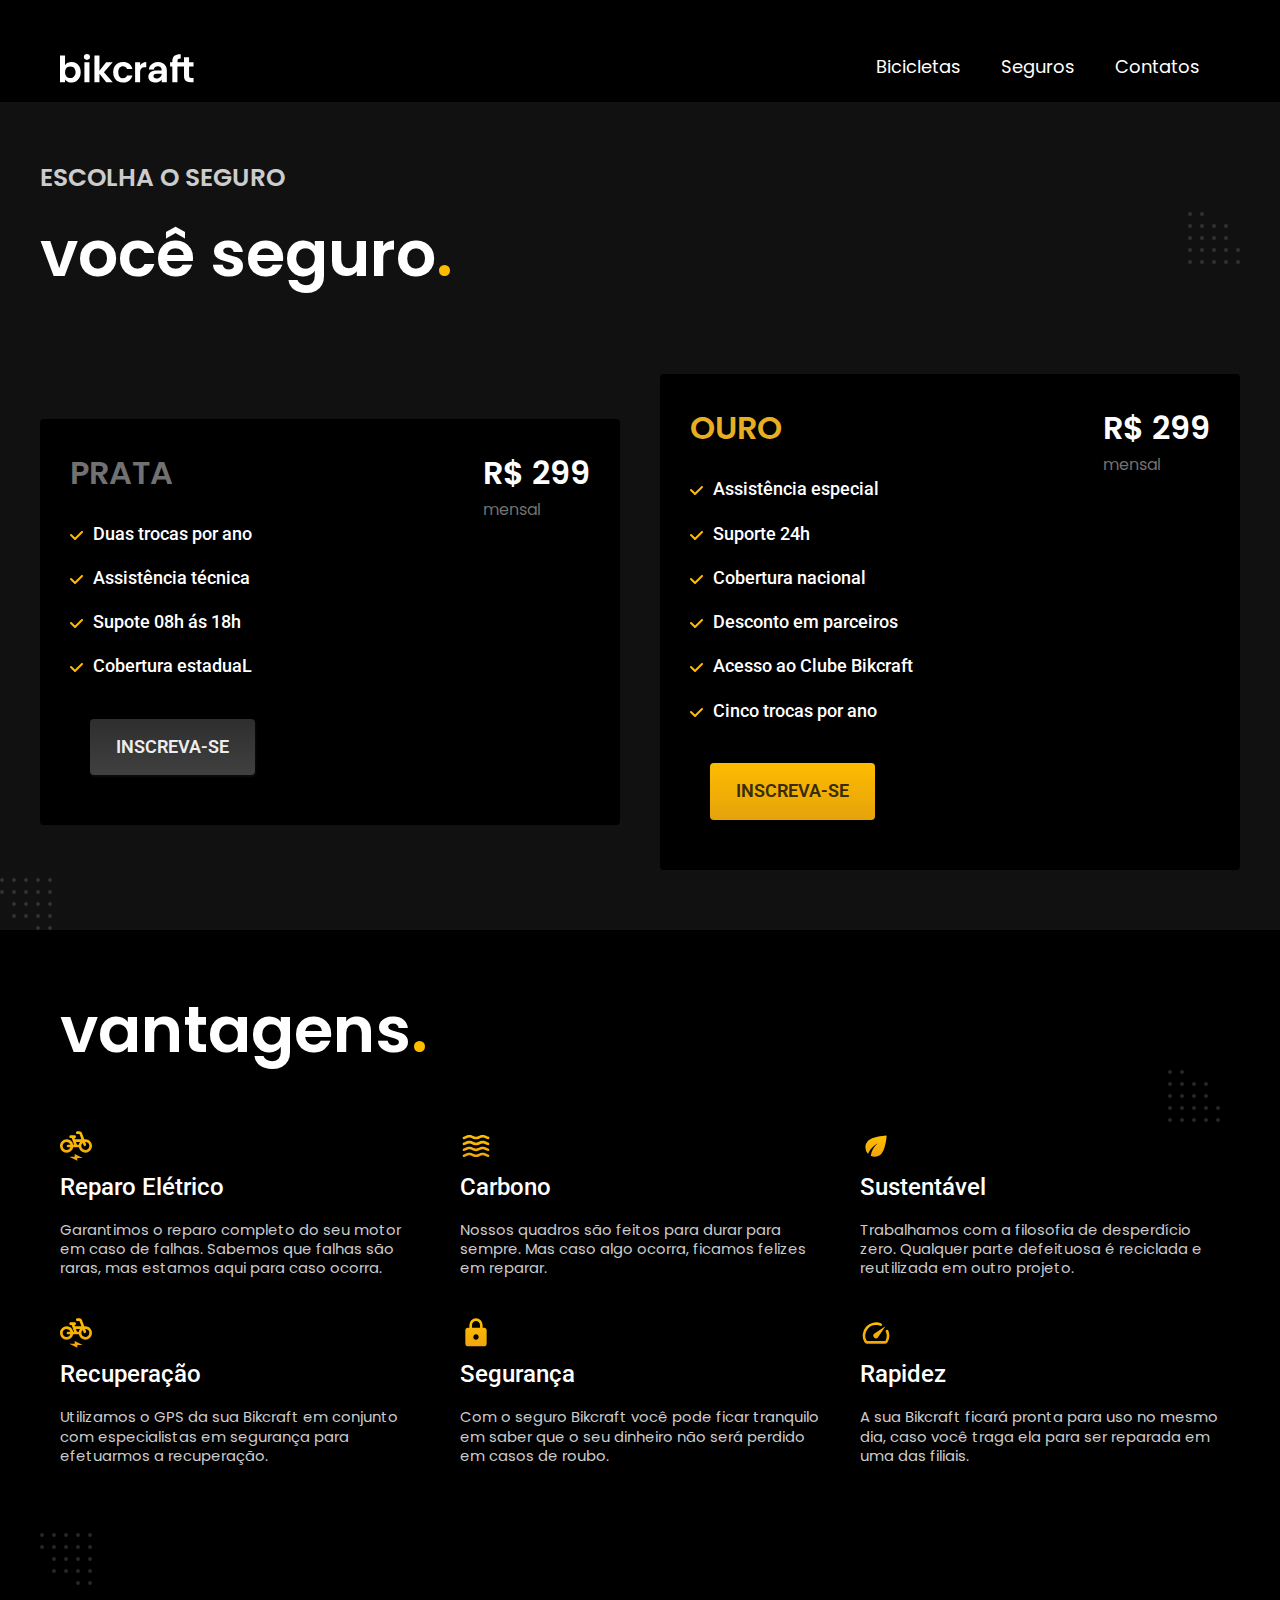
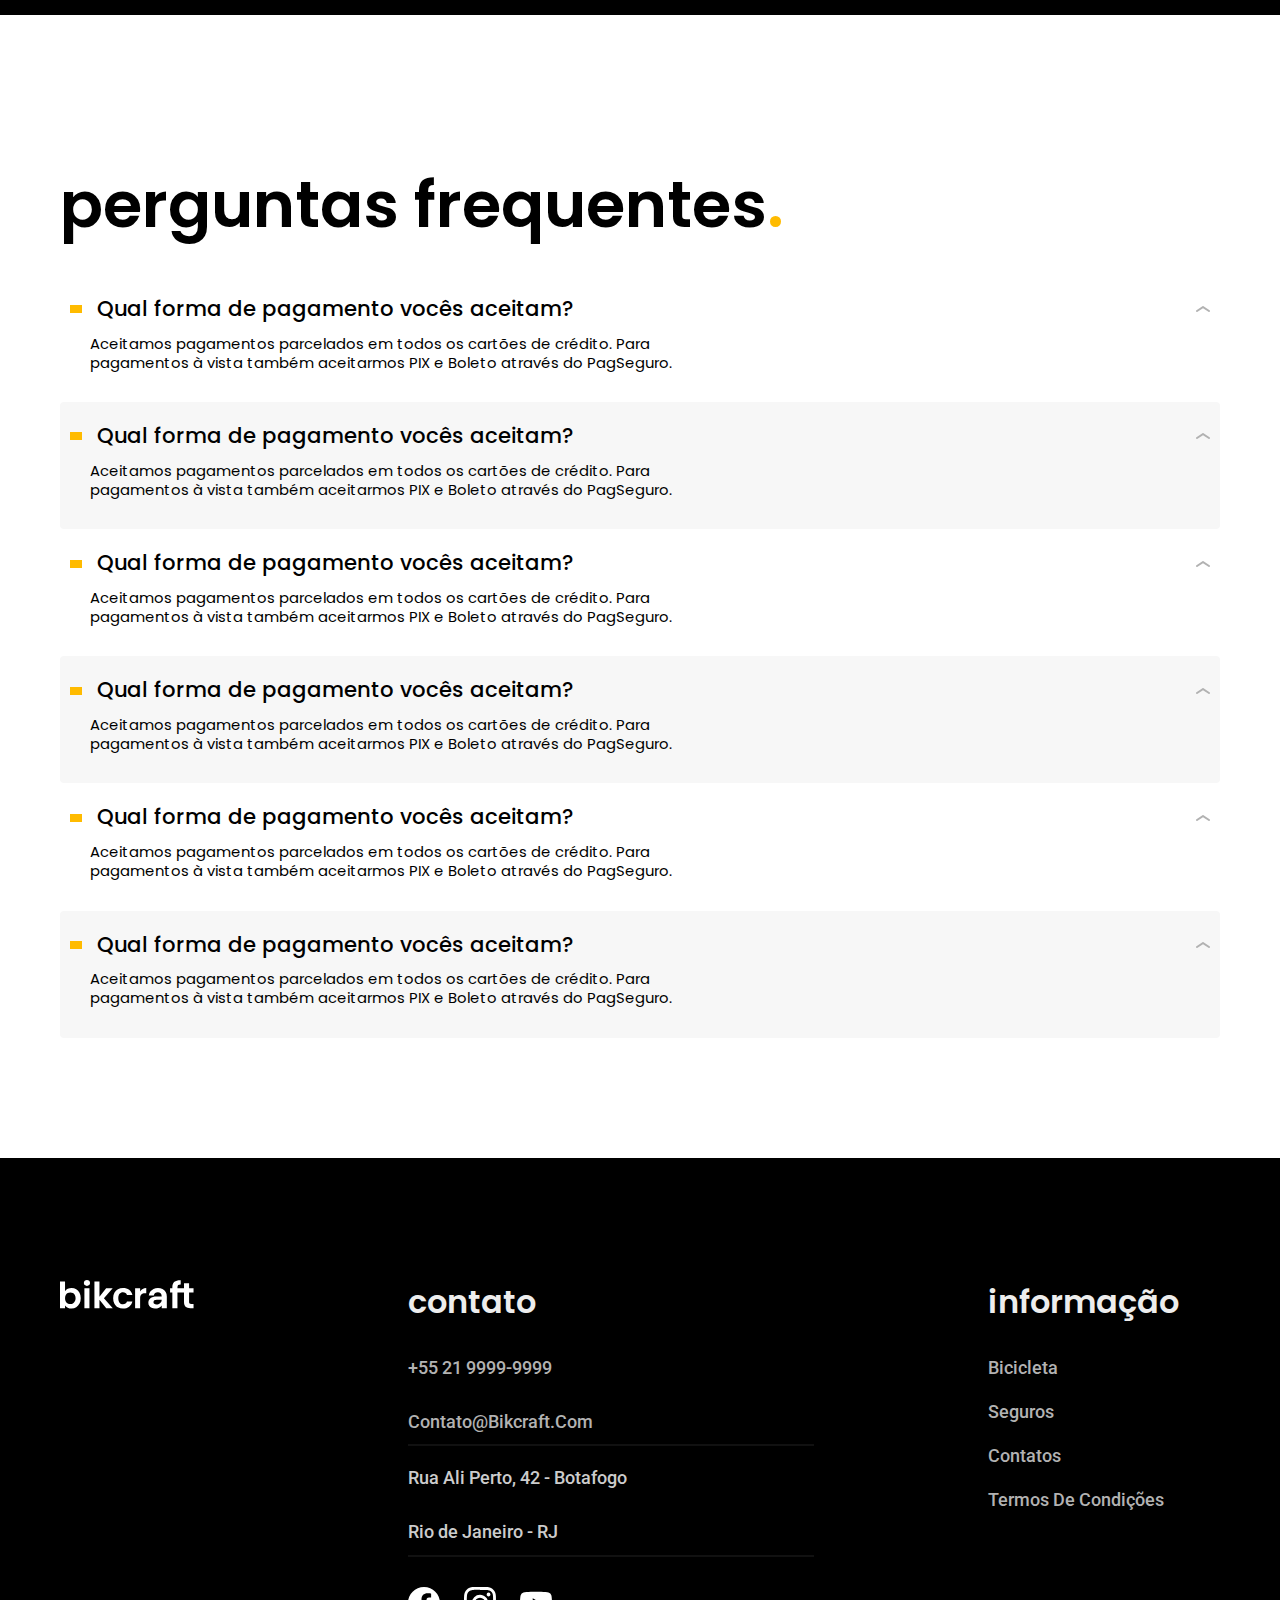
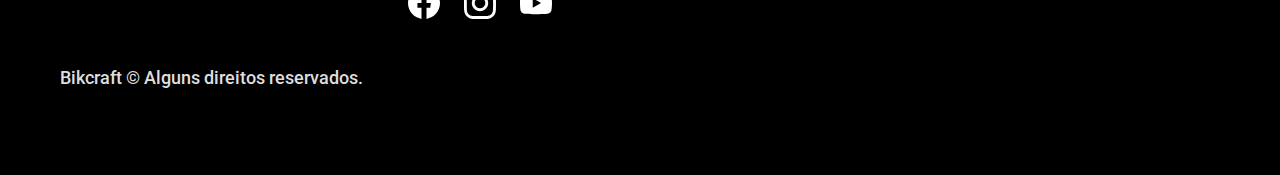
<file: seguros.html>
<!DOCTYPE html>
<html lang="pt-br">

<head>
  <meta charset="UTF-8">
  <meta http-equiv="X-UA-Compatible" content="IE=edge">
  <meta name="viewport" content="width=device-width, initial-scale=1.0">
  <link rel="stylesheet" href="./css/styles.css">
  <link rel="preconnect" href="https://fonts.googleapis.com">
  <link rel="preconnect" href="https://fonts.gstatic.com" crossorigin>
  <link href="https://fonts.googleapis.com/css2?family=Merriweather:wght@300;400;700;900&family=Poppins:wght@300;400;500;600;800&family=Roboto:wght@300;500;700;900&display=swap" rel="stylesheet">
  <link rel="shortcut icon" href="./img/icones/favicon.svg" type="image/image/svg+xml">
  <meta name="description" content="Planos Bikcraft, sua vantagens e perguntas frequentes. ">
  <title>Seguros Bikcraft</title>
</head>

<body class="seguros">
  <header class="header-bg">
    <div class="header container">
      <a href="./index.html"><img src="img/bikcraft.svg" alt="Marca"></a>
      <nav class="header-menu">
        <ul>
          <li><a href="./bicicletas.html">Bicicletas</a></li>
          <li><a href="./seguros.html">seguros</a></li>
          <li><a href="./contatos.html">contatos</a></li>
        </ul>
      </nav>
    </div>
    <article class="seguros-bg cp2-bg">
      <div class="seguros-conteudo container ">
        <span class="cb5 texto-g-2 ">escolha o seguro</span>
        <h1 class="titulo-b-g">você seguro<span class="span">.</span></h1>
      </div>
      <div class="seguros-plano">
        <section class="seguros-itens">
          <h2 class="cb6 texto-g">prata</h2>
          <div>
            <p class="cb1 texto-g">R$ 299</p>
            <span class="cb6 texto-p-2">mensal</span>
          </div>
          <ul class="cb1 texto-m-1">
            <li>Duas trocas por ano</li>
            <li>Assistência técnica</li>
            <li>Supote 08h ás 18h</li>
            <li>Cobertura estaduaL</li>
            <a class="botao secundario" href="">INSCREVA-SE</a>
          </ul>
        </section>
        <section class="seguros-itens">
          <h2 class="cor-p1  texto-g">ouro</h2>
          <div>
            <p class="cb1  texto-g">R$ 299</p>
            <span class="cb6 texto-p-2">mensal</span>
          </div>
          <ul class="cb1 texto-m-1">
            <li>Assistência especial</li>
            <li>Suporte 24h</li>
            <li>Cobertura nacional</li>
            <li>Desconto em parceiros</li>
            <li>Acesso ao Clube Bikcraft</li>
            <li>Cinco trocas por ano</li>
            <a class="botao " href="">INSCREVA-SE</a>
          </ul>
        </section>
      </div>
    </article>
    <article class="vantagens-bg container ">
      <div class="vantagens-conteudo ">
        <h1 class="titulo-b-g ">vantagens<span class="span">.</span></h1>
        <section class="vantagens-lista">
          <ul>
            <li>
              <img src="./img/icones/eletrica.svg" alt="">
              <h3 class="subtitulo-m-5 cb1">Reparo Elétrico</h3>
              <p class="cb5 subtitulo-p ">Garantimos o reparo completo do seu motor em caso de falhas. Sabemos que falhas são raras, mas estamos aqui para caso ocorra.</p>
            </li>
          </ul>
          <ul>
            <li>
              <img src="./img/icones/carbono.svg" alt="">
              <h3 class="subtitulo-m-5 cb1">Carbono</h3>
              <p class="cb5 subtitulo-p ">Nossos quadros são feitos para durar para sempre. Mas caso algo ocorra, ficamos felizes em reparar.</p>
            </li>
          </ul>
          <ul>
            <li>
              <img src="./img/icones/sustentavel.svg" alt="">
              <h3 class="subtitulo-m-5 cb1">Sustentável</h3>
              <p class="cb5 subtitulo-p ">Trabalhamos com a filosofia de desperdício zero. Qualquer parte defeituosa é reciclada e reutilizada em outro projeto.</p>
            </li>
          </ul>
          <ul>
            <li>
              <img src="./img/icones/eletrica.svg" alt="">
              <h3 class="subtitulo-m-5 cb1">Recuperação</h3>
              <p class="cb5 subtitulo-p ">Utilizamos o GPS da sua Bikcraft em conjunto com especialistas em segurança para efetuarmos a recuperação.</p>
            </li>
          </ul>
          <ul>
            <li>
              <img src="./img/icones/seguro.svg" alt="">
              <h3 class="subtitulo-m-5 cb1">Segurança</h3>
              <p class="cb5 subtitulo-p ">Com o seguro Bikcraft você pode ficar tranquilo em saber que o seu dinheiro não será perdido em casos de roubo.</p>
            </li>
          </ul>
          <li>
            <img src="./img/icones/velocidade.svg" alt="">
            <h3 class="subtitulo-m-5 cb1">Rapidez</h3>
            <p class="cb5 subtitulo-p ">A sua Bikcraft ficará pronta para uso no mesmo dia, caso você traga ela para ser reparada em uma das filiais.</p>
          </li>
          </ul>
        </section>
      </div>
    </article>
    <article class="perguntas-bg cb1-bg">
      <div class="perguntas-conteudo container">
        <h1 class="titulo-p-g ">perguntas frequentes<span class="span">.</span></h1>
        <dl>
          <div>
            <dt class="texto-m-2">Qual forma de pagamento vocês aceitam?</dt>
            <dd class="subtitulo-p cb7">Aceitamos pagamentos parcelados em todos os cartões de crédito. Para pagamentos à vista também aceitarmos PIX e Boleto através do PagSeguro.
            </dd>
          </div>
        </dl>
        <dl>
          <div>
            <dt class="texto-m-2">Qual forma de pagamento vocês aceitam?</dt>
            <dd class="subtitulo-p cb7">Aceitamos pagamentos parcelados em todos os cartões de crédito. Para pagamentos à vista também aceitarmos PIX e Boleto através do PagSeguro.
            </dd>
          </div>
        </dl>
        <dl>
          <div>
            <dt class="texto-m-2">Qual forma de pagamento vocês aceitam?</dt>
            <dd class="subtitulo-p cb7">Aceitamos pagamentos parcelados em todos os cartões de crédito. Para pagamentos à vista também aceitarmos PIX e Boleto através do PagSeguro.
            </dd>
          </div>
        </dl>
        <dl>
          <div>
            <dt class="texto-m-2">Qual forma de pagamento vocês aceitam?</dt>
            <dd class="subtitulo-p cb7">Aceitamos pagamentos parcelados em todos os cartões de crédito. Para pagamentos à vista também aceitarmos PIX e Boleto através do PagSeguro.
            </dd>
          </div>
        </dl>
        <dl>
          <div>
            <dt class="texto-m-2">Qual forma de pagamento vocês aceitam?</dt>
            <dd class="subtitulo-p cb7">Aceitamos pagamentos parcelados em todos os cartões de crédito. Para pagamentos à vista também aceitarmos PIX e Boleto através do PagSeguro.
            </dd>
          </div>
        </dl>
        <dl>
          <div>
            <dt class="texto-m-2">Qual forma de pagamento vocês aceitam?</dt>
            <dd class="subtitulo-p cb7">Aceitamos pagamentos parcelados em todos os cartões de crédito. Para pagamentos à vista também aceitarmos PIX e Boleto através do PagSeguro.
            </dd>
          </div>
        </dl>
      </div>
    </article>
    <article class="rodape-conteudo container">
      <img class="footer-img" src="./img/bikcraft.svg" alt="Marca">
      <div class="rodape-contato">
        <div>
          <h3 class="texto-g cb3">contato</h3>
          <ul class="texto-m-1 cb5">
            <li><a href="tel:+55219999-9999">+55 21 9999-9999</a></li>
            <li><a href="mailto:contato@bikcraft.com">contato@bikcraft.com</a></li>
            <li>Rua Ali Perto, 42 - Botafogo</li>
            <li>Rio de Janeiro - RJ</li>
          </ul>
        </div>
        <div class="rodape-rede-social">
          <a href=""> <img src="./img/redes/facebook.svg" alt="Facebook"></a>
          <a href=""> <img src="./img/redes/instagram.svg" alt="Instagram"></a>
          <a href=""> <img src="./img/redes/youtube.svg" alt="YouTube"></a>
        </div>
      </div>
      <div class="rodape-informacao">
        <h3 class="texto-g cb3">informação</h3>
        <nav>
          <ul class="texto-m-1 ">
            <li><a href="./bicicletas.html">bicicleta</a></li>
            <li><a href="./seguros">seguros</a></li>
            <li><a href="./contatos">contatos</a></li>
            <li><a href="./termos.html">termos de condições</a></li>
          </ul>
        </nav>
      </div>
      <p class="footer-copy texto-m-1 cb4 ">Bikcraft © Alguns direitos reservados.</p>
    </article>
    </footer> -->
</file>
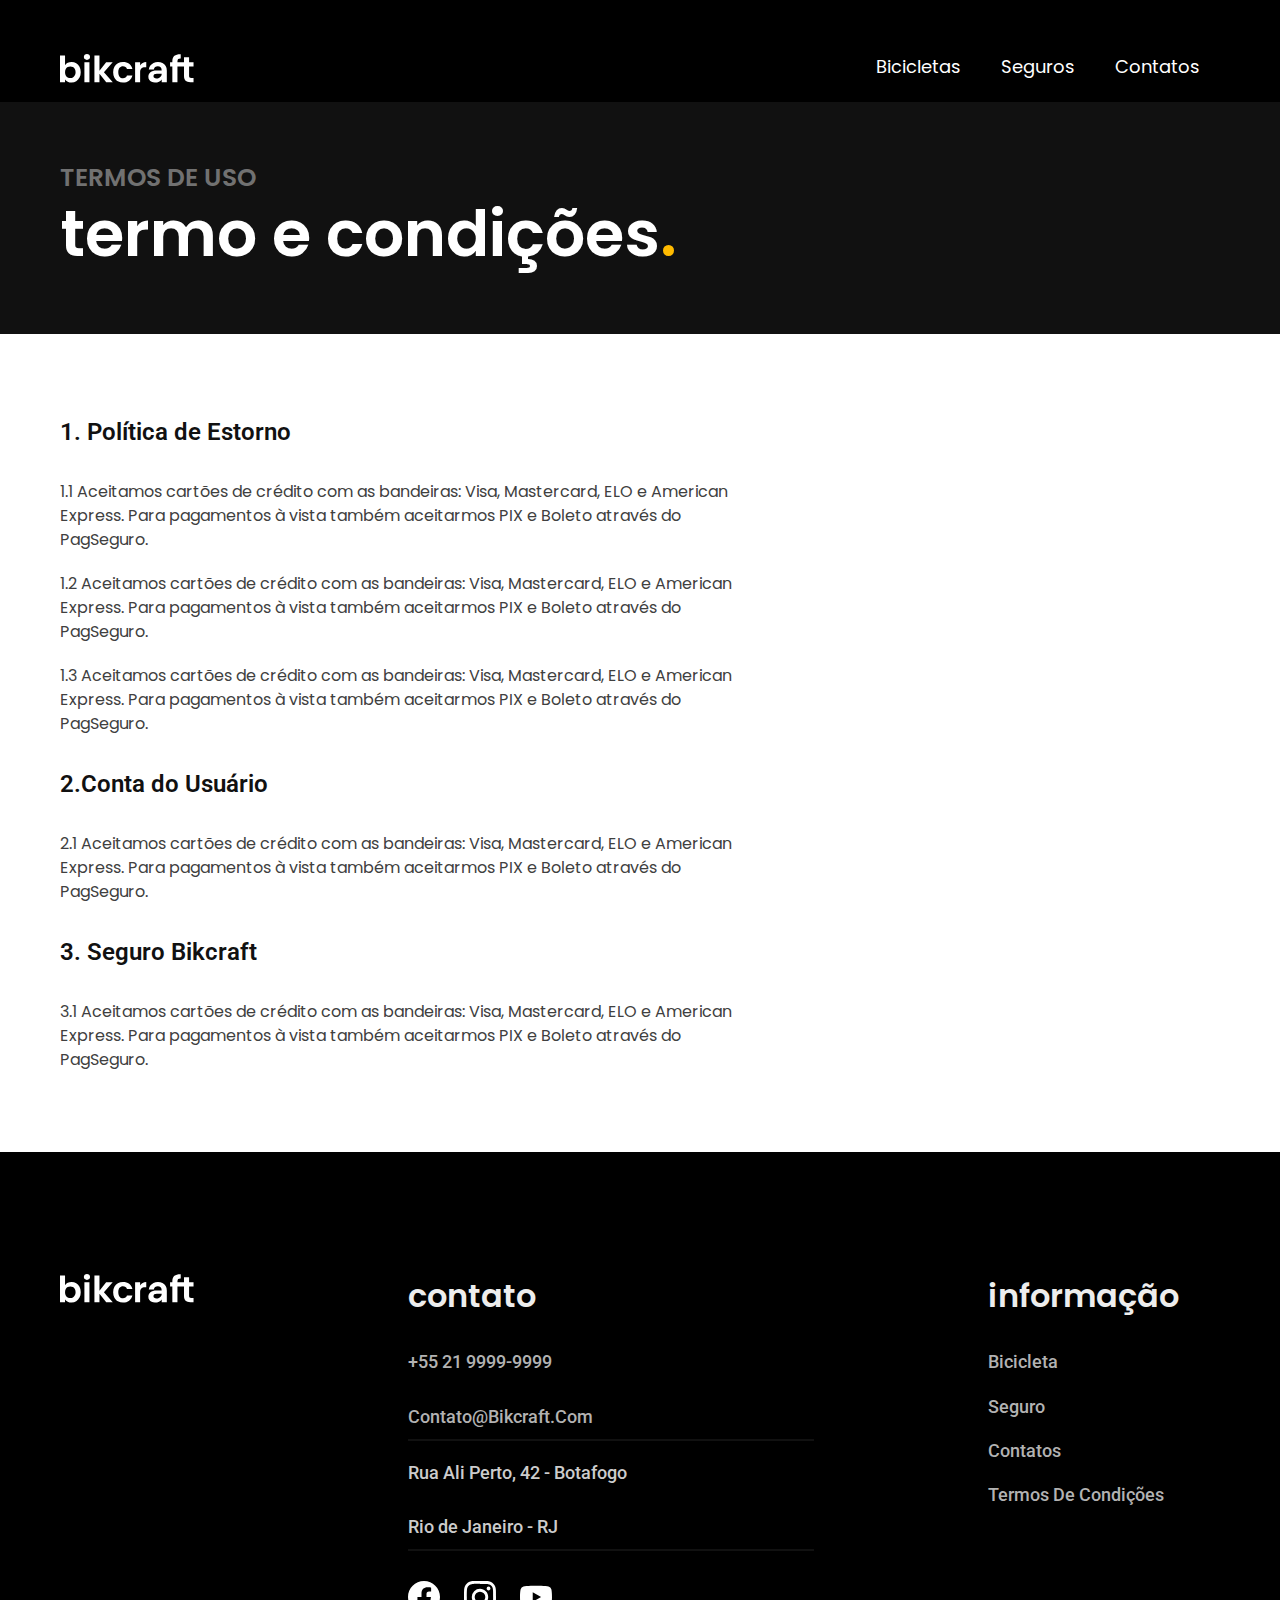
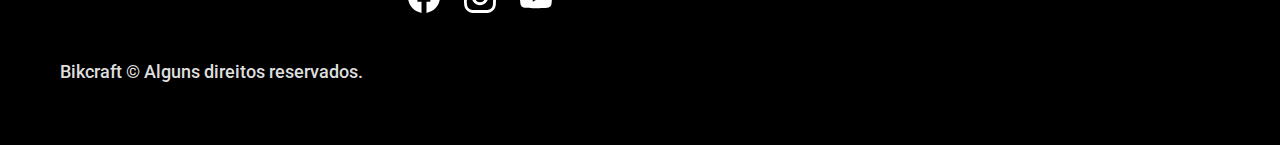
<file: termos.html>
<!DOCTYPE html>
<html lang="pt-br">

<head>
  <meta charset="UTF-8">
  <meta http-equiv="X-UA-Compatible" content="IE=edge">
  <meta name="viewport" content="width=device-width, initial-scale=1.0">
  <link rel="stylesheet" href="./css/styles.css">
  <link rel="preconnect" href="https://fonts.googleapis.com">
  <link rel="preconnect" href="https://fonts.gstatic.com" crossorigin>
  <link href="https://fonts.googleapis.com/css2?family=Merriweather:wght@300;400;700;900&family=Poppins:wght@300;400;500;600;800&family=Roboto:wght@300;500;700;900&display=swap" rel="stylesheet">
  <link rel="shortcut icon" href="./img/icones/favicon.svg" type="image/image/svg+xml">
  <meta name="description" content="Aceitamos cartões de crédito com as bandeiras: Visa, Mastercard, ELO e American Express. Para pagamentos à vista também aceitarmos PIX e Boleto através do PagSeguro.">
  <title>Termos Bikcraft</title>
</head>

<body id="termos">
    <header class="header-bg">
      <div class="header container">
        <a href="./index.html"><img src="img/bikcraft.svg" alt="Marca"></a>
        <nav class="header-menu">
          <ul>
            <li><a href="./bicicletas.html">Bicicletas</a></li>
            <li><a href="./seguros.html">seguros</a></li>
            <li><a href="./contatos.html">contatos</a></li>
          </ul>
        </nav>
      </div>
    </header>
  <main class="titulo cp2-bg">
    <section class="titulo-conteudo container">
      <span class="cb6 texto-g-2">termos de uso</span>
      <h1 class="titulo-b-g">termo e condições<span class="span">.</span></h1>
    </section>
  </main>
  <article class="politica-bg">
    <div class="politica-conteudo container">
      <h2 class="subtitulo-m-5 cp2">1. Política de Estorno</h2>
      <p class="texto-p-2 cp4">1.1 Aceitamos cartões de crédito com as bandeiras: Visa, Mastercard, ELO e American Express. Para pagamentos à vista também aceitarmos PIX e Boleto através do PagSeguro.</p>

      <p class="texto-p-2 cp4">1.2 Aceitamos cartões de crédito com as bandeiras: Visa, Mastercard, ELO e American Express. Para pagamentos à vista também aceitarmos PIX e Boleto através do PagSeguro.</p>

      <p class="texto-p-2 cp4">1.3 Aceitamos cartões de crédito com as bandeiras: Visa, Mastercard, ELO e American Express. Para pagamentos à vista também aceitarmos PIX e Boleto através do PagSeguro.</p>

      <h2 class="subtitulo-m-5 cp2">2.Conta do Usuário</h2>
      <p class="texto-p-2 cp4">2.1 Aceitamos cartões de crédito com as bandeiras: Visa, Mastercard, ELO e American Express. Para pagamentos à vista também aceitarmos PIX e Boleto através do PagSeguro.</p>

      <h2 class="subtitulo-m-5 cp2">3. Seguro Bikcraft</h2>
      <p class="texto-p-2 cp4">3.1 Aceitamos cartões de crédito com as bandeiras: Visa, Mastercard, ELO e American Express. Para pagamentos à vista também aceitarmos PIX e Boleto através do PagSeguro.</p>
    </div>
  </article>
  <footer class="rodape-bg">
    <article class="rodape-conteudo container">
      <img class="footer-img" src="./img/bikcraft.svg" alt="Marca">
      <div class="rodape-contato">
        <div>
          <h3 class="texto-g cb3">contato</h3>
          <ul class="texto-m-1 cb5">
            <li><a href="tel:+55219999-9999">+55 21 9999-9999</a></li>
            <li><a href="mailto:contato@bikcraft.com">contato@bikcraft.com</a></li>
            <li>Rua Ali Perto, 42 - Botafogo</li>
            <li>Rio de Janeiro - RJ</li>
          </ul>
        </div>
        <div class="rodape-rede-social">
          <a href=""> <img src="./img/redes/facebook.svg" alt="Facebook"></a>
          <a href=""> <img src="./img/redes/instagram.svg" alt="Instagram"></a>
          <a href=""> <img src="./img/redes/youtube.svg" alt="YouTube"></a>
        </div>
      </div>
      <div class="rodape-informacao">
        <h3 class="texto-g cb3">informação</h3>
        <nav>
          <ul class="texto-m-1 ">
            <li><a href="./bicicletas.html">bicicleta</a></li>
            <li><a href="./seguros.html">seguro</a></li>
            <li><a href="./contatos.html">contatos</a></li>
            <li><a href="./termos.html">termos de condições</a></li>
          </ul>
        </nav>
      </div>
      <p class="footer-copy texto-m-1 cb4 ">Bikcraft © Alguns direitos reservados.</p>
    </article>
  </footer>
</body>

</html>
</file>
<file: css/styles.css>
/* home */

@import url("./home/header.css");
@import url("./home/tecnologia.css");
@import url("./home/parceiros.css");
@import url("./home/depoimento.css");
@import url("./home/introducao.css");

/* utilidades */
@import url("./utilidades/utilidades.css");
@import url("./utilidades/cores.css");

/* global */
@import url("./globla/global.css");
@import url("./globla/rodape.css");

/* bicicleta */
@import url("./bicicleta/bicicleta.css");
@import url("./bicicleta/bicicletas-lista.css");
@import url("./bicicleta/seguro-bik.css");

/* bicicletas */
/* Nimbus */
@import url("./bicicletas/nimbus.css");
@import url("./bicicletas/outras.css");

/* Seguros */
@import url("./seguro/seguro.css");
@import url("./seguro/seguros.css");
@import url("./seguro/vantagens.css");
@import url("./seguro/perguntas.css");

/* Termos */
@import url("./termo/termo.css");
@import url("termo/politica.css");

/* contatos */
@import url("./contatos/contatos.css");
@import url("./contatos/formulario.css");
</file>
